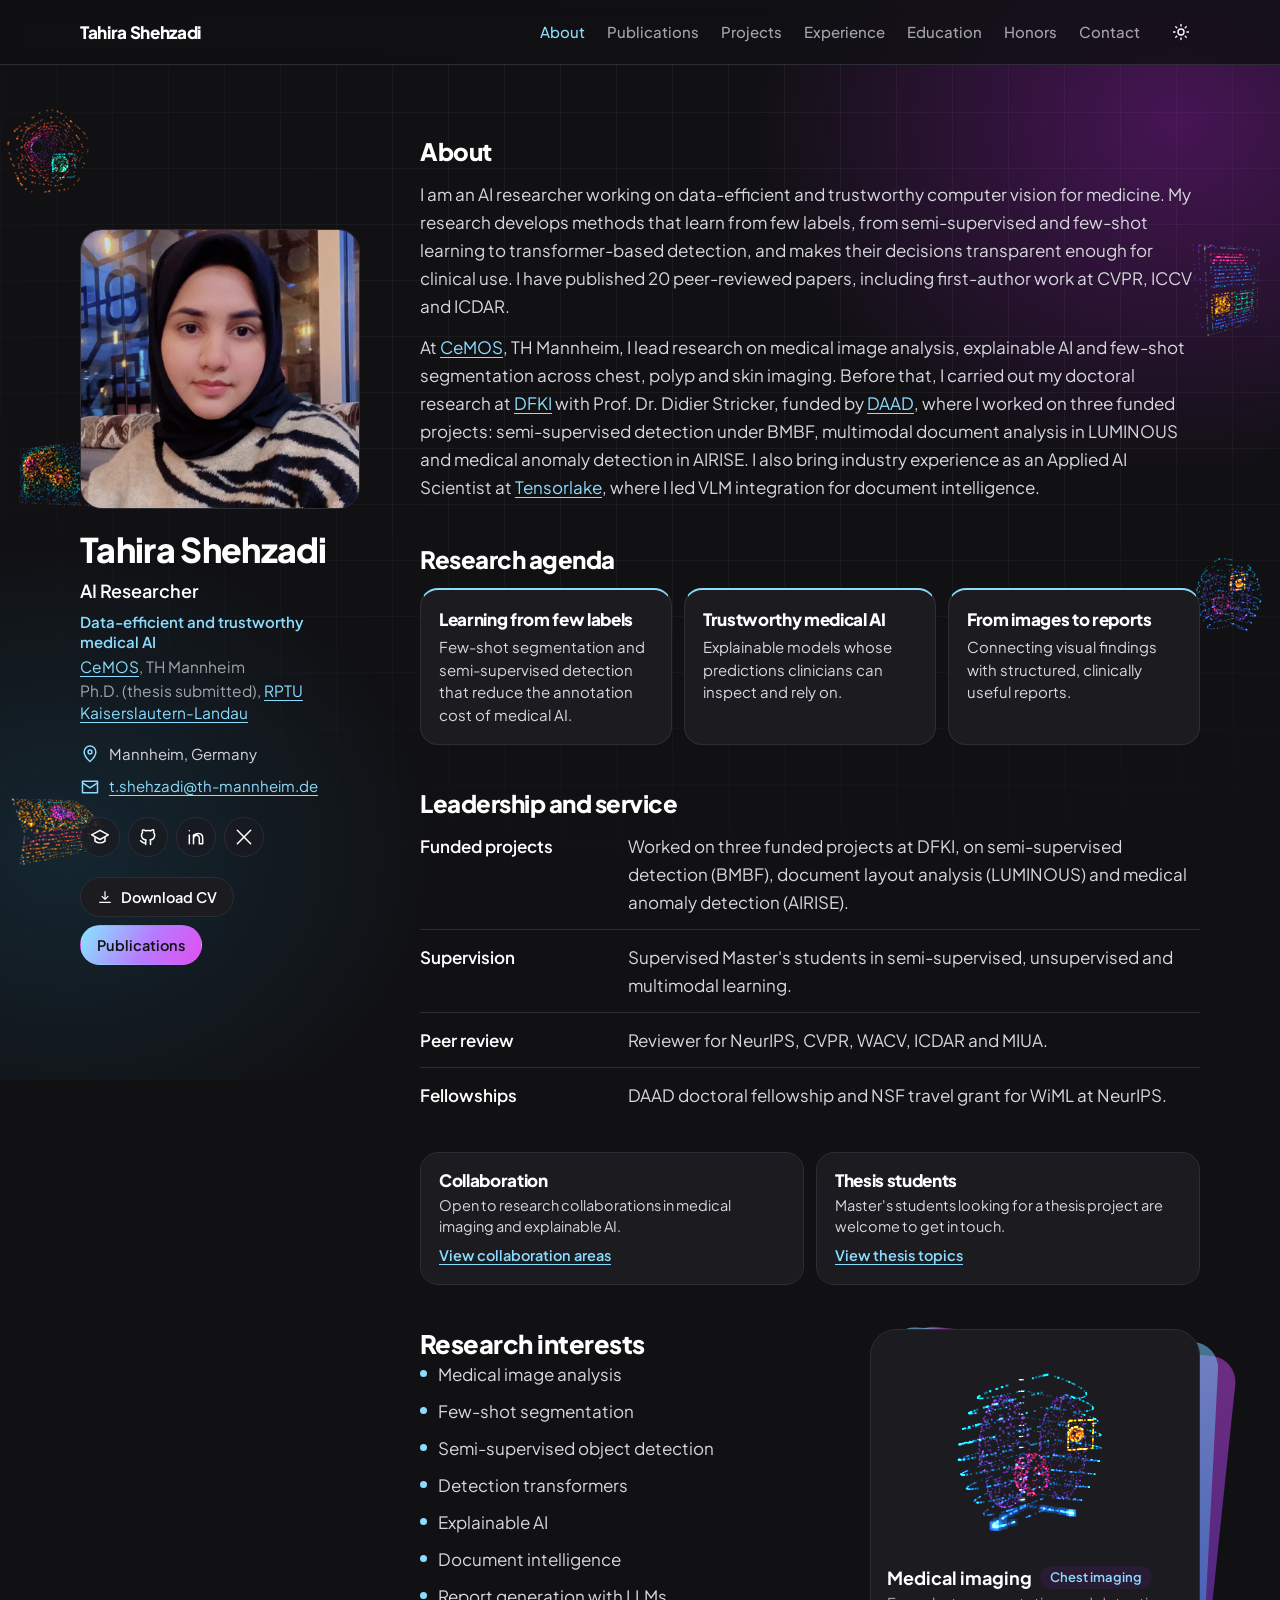
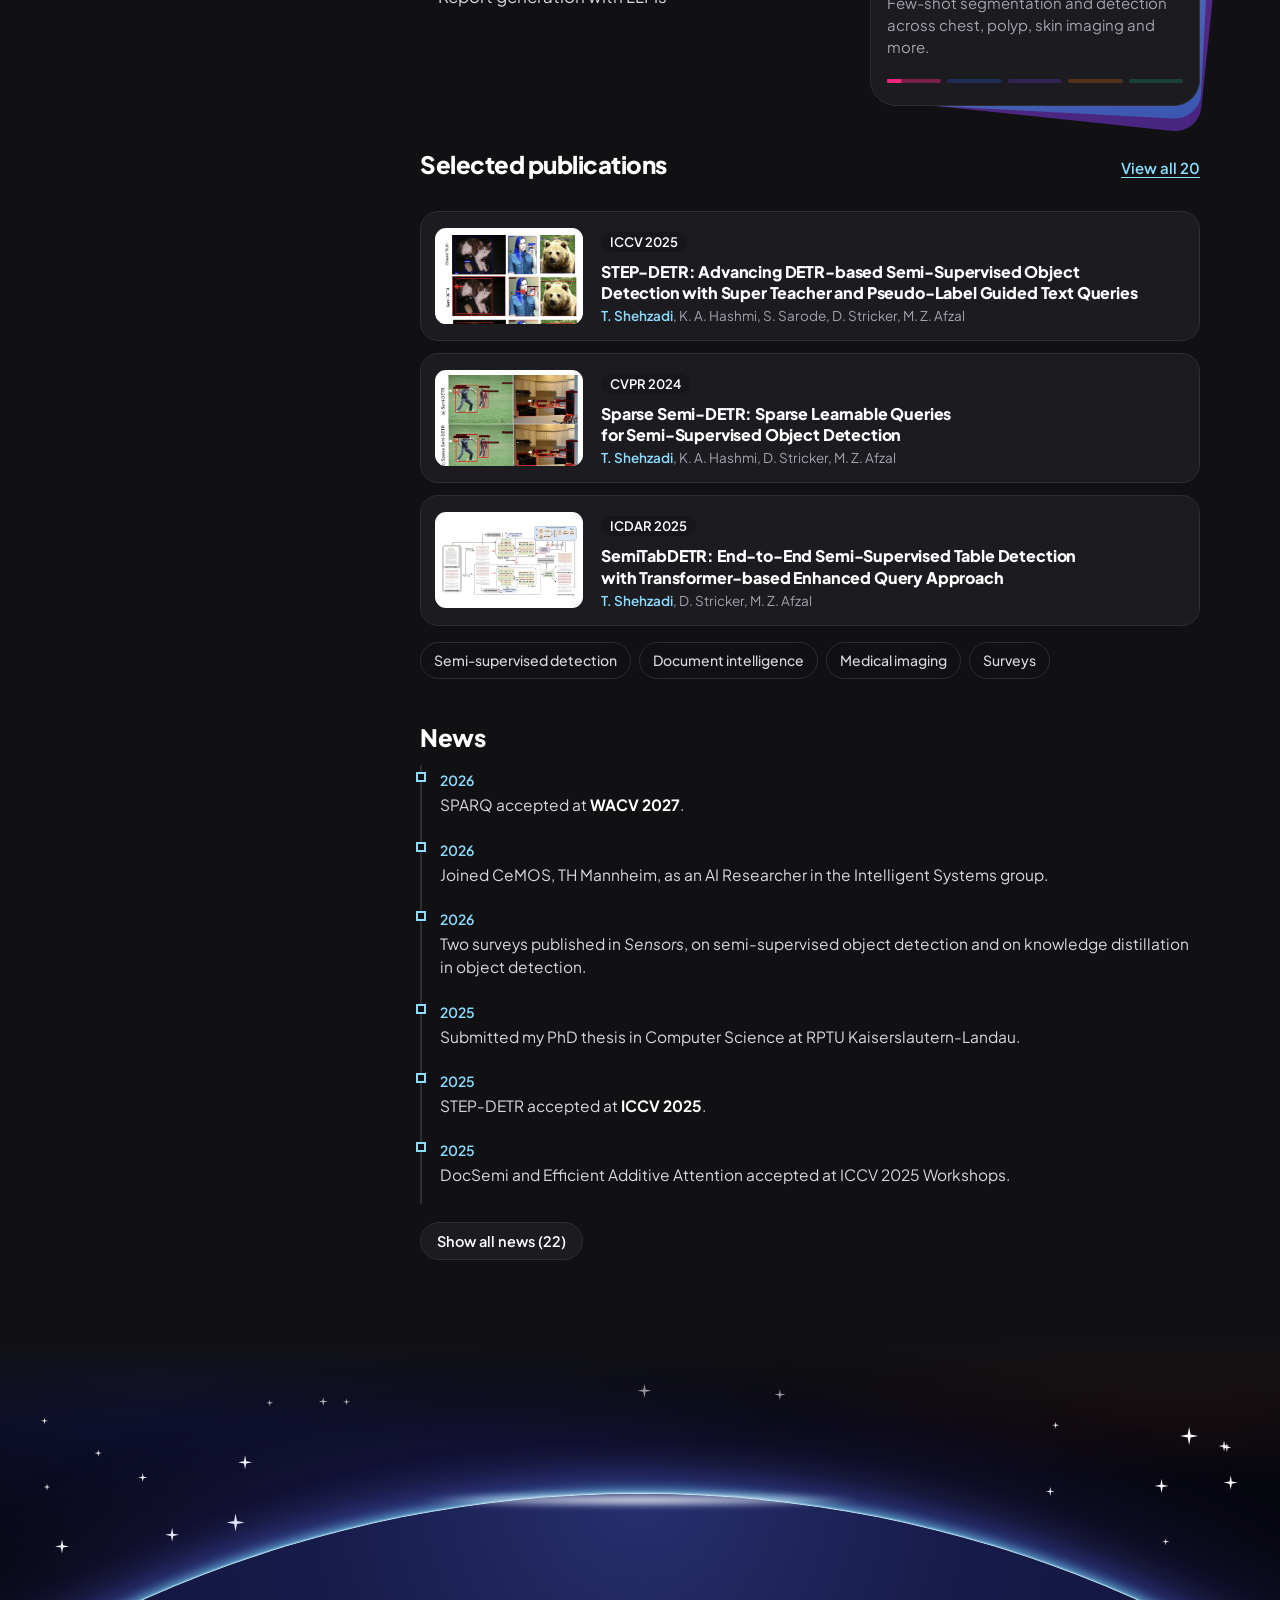
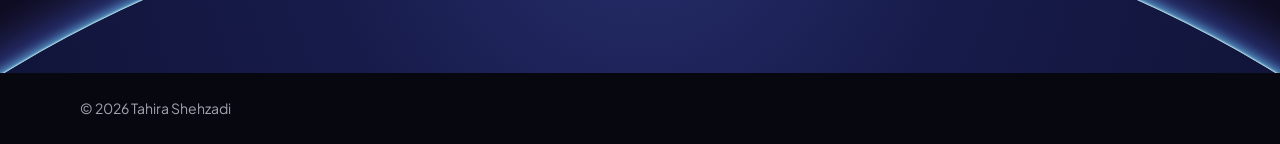
<file: index.html>
<!DOCTYPE html>
<html lang="en">
<head>
<meta charset="utf-8">
<meta name="viewport" content="width=device-width, initial-scale=1">
<title>Tahira Shehzadi</title>
<meta name="description" content="Tahira Shehzadi, AI Researcher at CeMOS, TH Mannheim. Research on object detection, medical image analysis, explainable AI and report generation with LLMs.">
<meta name="author" content="Tahira Shehzadi">
<meta property="og:title" content="Tahira Shehzadi">
<meta property="og:description" content="Research on object detection, medical image analysis, explainable AI and report generation with LLMs.">
<meta property="og:type" content="website">
<meta property="og:image" content="https://tahirashehzadi.github.io/assets/og.png">
<meta property="og:url" content="https://tahirashehzadi.github.io/">
<meta name="twitter:card" content="summary_large_image">
<meta name="twitter:image" content="https://tahirashehzadi.github.io/assets/og.png">
<link rel="canonical" href="https://tahirashehzadi.github.io/">
<script type="application/ld+json">{"@context":"https://schema.org","@type":"Person","name":"Tahira Shehzadi","jobTitle":"AI Researcher","url":"https://tahirashehzadi.github.io/","affiliation":{"@type":"Organization","name":"CeMOS, TH Mannheim"},"sameAs":["https://scholar.google.com/citations?user=-QzlQU8AAAAJ","https://github.com/tahirashehzadi","https://www.linkedin.com/in/tahira45/","https://x.com/tahira_31"]}</script>
<link rel="icon" href="data:image/svg+xml,%3Csvg xmlns='http://www.w3.org/2000/svg' viewBox='0 0 32 32'%3E%3Crect width='32' height='32' rx='6' fill='%231f2a3a'/%3E%3Cpath d='M6 12V6h6M20 6h6v6M26 20v6h-6M12 26H6v-6' fill='none' stroke='%2338bdde' stroke-width='2.5'/%3E%3C/svg%3E">
<link rel="preconnect" href="https://fonts.googleapis.com">
<link rel="preconnect" href="https://fonts.gstatic.com" crossorigin>
<link rel="stylesheet" href="https://fonts.googleapis.com/css2?family=Plus+Jakarta+Sans:wght@400;500;600;700;800&display=swap">
<link rel="stylesheet" href="style.css?v=20261124c">
<script>(function(){var d=document.documentElement,t;d.classList.add('js');try{t=localStorage.getItem('theme-v3')}catch(e){}if(t!=='light')d.classList.add('dark')})();</script>
</head>
<body>
<canvas class="bg-cloud" id="bg-cloud" aria-hidden="true"></canvas>
<a class="skip" href="#main">Skip to content</a>
<header class="top"><div class="wrap top-in">
  <a class="brand" href="#about">Tahira Shehzadi</a>
  <button class="icon-btn menu" type="button" id="menu" aria-expanded="false" aria-controls="nav" aria-label="Menu"><svg class="ico" viewBox="0 0 24 24" width="20" height="20" aria-hidden="true"><path d="M4 7h16M4 12h16M4 17h16"/></svg></button>
  <nav id="nav" aria-label="Main"><a href="#about" data-nav="about">About</a><a href="#publications" data-nav="publications">Publications</a><a href="#projects" data-nav="projects">Projects</a><a href="#experience" data-nav="experience">Experience</a><a href="#education" data-nav="education">Education</a><a href="#honors" data-nav="honors">Honors</a><a href="#contact" data-nav="contact">Contact</a></nav>
  <button class="icon-btn" type="button" id="theme" aria-label="Switch color theme"><span class="i-moon"><svg class="ico" viewBox="0 0 24 24" width="18" height="18" aria-hidden="true"><path d="M20 14.500A8.5 8.5 0 0 1 9.5 4a8.5 8.5 0 1 0 10.5 10.500z"/></svg></span><span class="i-sun"><svg class="ico" viewBox="0 0 24 24" width="18" height="18" aria-hidden="true"><circle cx="12" cy="12" r="4"/><path d="M12 2v2M12 20v2M2 12h2M20 12h2M5 5l1.5 1.500M17.5 17.5 19 19M5 19l1.5-1.500M17.5 6.5 19 5"/></svg></span></button>
</div></header>
<main id="main">
<section class="page" id="about" aria-labelledby="h-about">
<div class="hero">
<div class="wrap profile-grid">
  <aside class="profile">
    <img class="avatar" src="assets/tahira.webp" alt="Portrait of Tahira Shehzadi" width="720" height="770">
    <h1 id="h-about" tabindex="-1">Tahira Shehzadi</h1>
    <p class="p-role">AI Researcher</p>
    <p class="p-focus">Data-efficient and trustworthy medical AI</p>
    <p class="p-org"><a href="https://www.cemos.hs-mannheim.de/" target="_blank" rel="noopener">CeMOS</a>, TH Mannheim</p>
    <p class="p-org">Ph.D. (thesis submitted), <a href="https://rptu.de/" target="_blank" rel="noopener">RPTU Kaiserslautern-Landau</a></p>
    <ul class="p-meta"><li><svg class="ico" viewBox="0 0 24 24" width="20" height="20" aria-hidden="true"><path d="M12 21s7-6.2 7-11.500a7 7 0 0 0-14 0C5 14.8 12 21 12 21z"/><circle cx="12" cy="9.5" r="2.3"/></svg><span>Mannheim, Germany</span></li><li><svg class="ico" viewBox="0 0 24 24" width="20" height="20" aria-hidden="true"><path d="M3 5h18v14H3z"/><path d="m3 7 9 6 9-6"/></svg><a href="mailto:t.shehzadi@th-mannheim.de">t.shehzadi@th-mannheim.de</a></li></ul>
    <div class="p-icons"><a href="https://scholar.google.com/citations?user=-QzlQU8AAAAJ&amp;hl=en" target="_blank" rel="noopener" aria-label="Google Scholar" title="Google Scholar"><svg class="ico" viewBox="0 0 24 24" width="20" height="20" aria-hidden="true"><path d="M12 4 2 9.5 12 15l10-5.5z"/><path d="M6 12.5V17c3.5 2.7 8.5 2.7 12 0v-4.5"/></svg></a><a href="https://github.com/tahirashehzadi" target="_blank" rel="noopener" aria-label="GitHub" title="GitHub"><svg class="ico" viewBox="0 0 24 24" width="20" height="20" aria-hidden="true"><path d="M9 19c-4 1.3-4-2-6-2.500M15 21v-3.300c0-1 .1-1.4-.5-2 2.8-.3 5.5-1.4 5.5-6a4.6 4.6 0 0 0-1.3-3.2 4.3 4.3 0 0 0-.1-3.200s-1-.3-3.4 1.300a11.6 11.6 0 0 0-6.2 0C6.6 3 5.6 3.3 5.6 3.300a4.3 4.3 0 0 0-.1 3.200A4.6 4.6 0 0 0 4.2 9.700c0 4.6 2.7 5.7 5.5 6-.6.6-.6 1.2-.5 2V21"/></svg></a><a href="https://www.linkedin.com/in/tahira45/" target="_blank" rel="noopener" aria-label="LinkedIn" title="LinkedIn"><svg class="ico" viewBox="0 0 24 24" width="20" height="20" aria-hidden="true"><path d="M4 9.500V20M4 4.500v.1M9 20v-10.500M9 14c0-5 7-5.5 7-.5V20h4v-7c0-6-6.5-6.5-11-3"/></svg></a><a href="https://x.com/tahira_31" target="_blank" rel="noopener" aria-label="X" title="X"><svg class="ico" viewBox="0 0 24 24" width="20" height="20" aria-hidden="true"><path d="m4 4 16 16M20 4 4 20"/></svg></a></div>
    <div class="p-actions"><a class="btn" href="assets/CV.pdf" target="_blank" rel="noopener" data-cv><svg class="ico" viewBox="0 0 24 24" width="16" height="16" aria-hidden="true"><path d="M12 4v11M7.5 11l4.5 4.5 4.5-4.500M4 20h16"/></svg>Download CV</a><a class="btn primary" href="#publications">Publications</a></div>
  </aside>
  <div class="profile-main">
    <section class="block"><h2>About</h2><p>I am an AI researcher working on data-efficient and trustworthy computer vision for medicine. My research develops methods that learn from few labels, from semi-supervised and few-shot learning to transformer-based detection, and makes their decisions transparent enough for clinical use. I have published 20 peer-reviewed papers, including first-author work at CVPR, ICCV and ICDAR.</p><p>At <a href="https://www.cemos.hs-mannheim.de/" target="_blank" rel="noopener">CeMOS</a>, TH Mannheim, I lead research on medical image analysis, explainable AI and few-shot segmentation across chest, polyp and skin imaging. Before that, I carried out my doctoral research at <a href="https://av.dfki.de/" target="_blank" rel="noopener">DFKI</a> with Prof. Dr. Didier Stricker, funded by <a href="https://www.daad.de/en/the-daad/who-we-are/" target="_blank" rel="noopener">DAAD</a>, where I worked on three funded projects: semi-supervised detection under BMBF, multimodal document analysis in LUMINOUS and medical anomaly detection in AIRISE. I also bring industry experience as an Applied AI Scientist at <a href="https://www.tensorlake.ai" target="_blank" rel="noopener">Tensorlake</a>, where I led VLM integration for document intelligence.</p></section>
    <section class="block"><h2>Research agenda</h2><div class="agenda">
      <article><h3>Learning from few labels</h3><p>Few-shot segmentation and semi-supervised detection that reduce the annotation cost of medical AI.</p></article>
      <article><h3>Trustworthy medical AI</h3><p>Explainable models whose predictions clinicians can inspect and rely on.</p></article>
      <article><h3>From images to reports</h3><p>Connecting visual findings with structured, clinically useful reports.</p></article>
    </div></section>
    <section class="block"><h2>Leadership and service</h2><ul class="lead-list">
      <li><strong>Funded projects</strong><span>Worked on three funded projects at DFKI, on semi-supervised detection (BMBF), document layout analysis (LUMINOUS) and medical anomaly detection (AIRISE).</span></li>
      <li><strong>Supervision</strong><span>Supervised Master's students in semi-supervised, unsupervised and multimodal learning.</span></li>
      <li><strong>Peer review</strong><span>Reviewer for NeurIPS, CVPR, WACV, ICDAR and MIUA.</span></li>
      <li><strong>Fellowships</strong><span>DAAD doctoral fellowship and NSF travel grant for WiML at NeurIPS.</span></li>
    </ul></section>
    <div class="connect-grid">
      <article><h2>Collaboration</h2><p>Open to research collaborations in medical imaging and explainable AI.</p><a href="#collaboration">View collaboration areas</a></article>
      <article><h2>Thesis students</h2><p>Master's students looking for a thesis project are welcome to get in touch.</p><a href="#thesis-topics">View thesis topics</a></article>
    </div>
    <section class="block interests"><div><h2>Research interests</h2><ul class="int-list"><li>Medical image analysis</li><li>Few-shot segmentation</li><li>Semi-supervised object detection</li><li>Detection transformers</li><li>Explainable AI</li><li>Document intelligence</li><li>Report generation with LLMs</li></ul></div><figure class="cloud"><div class="cloud-card"><canvas id="cloud" role="img" aria-label="Colorful rotating 3D point cloud that changes between medical images, a document, a neural network, a model explanation and a written report"></canvas><figcaption><div id="cloud-copy"><div class="cloud-head"><strong id="cloud-title">Medical imaging</strong><span id="cloud-sub">Chest imaging</span></div><p id="cloud-text">Few-shot segmentation and detection across chest, polyp, skin imaging and more.</p></div><div class="cloud-tabs" role="group" aria-label="Choose a research area"><button type="button" data-cloud="0" data-title="Medical imaging" data-text="Few-shot segmentation and detection across chest, polyp, skin imaging and more." style="--tab:#ec267c" aria-label="Medical imaging"><i></i></button><button type="button" data-cloud="1" data-title="Document intelligence" data-text="Reading layouts, tables and fine details in complex documents." style="--tab:#2563eb" aria-label="Document intelligence"><i></i></button><button type="button" data-cloud="2" data-title="Detection transformers" data-text="DETR-based models that learn to detect objects from limited annotation." style="--tab:#7c3aed" aria-label="Detection transformers"><i></i></button><button type="button" data-cloud="3" data-title="Explainable AI" data-text="Making medical AI models transparent and understandable for clinicians." style="--tab:#f97316" aria-label="Explainable AI"><i></i></button><button type="button" data-cloud="4" data-title="Report generation" data-text="Using LLMs to turn visual findings into clear, structured reports." style="--tab:#10b981" aria-label="Report generation"><i></i></button></div></figcaption></div></figure></section>
    <section class="block"><div class="sel-head"><h2>Selected publications</h2><a href="#publications">View all 20</a></div><div class="sel-list"><article class="sel"><div class="sel-img"><img src="assets/step-detr.webp" alt="STEP-DETR figure" width="780" height="730" loading="lazy"></div><div><span class="badge">ICCV 2025</span><h3><a href="https://openaccess.thecvf.com/content/ICCV2025/papers/Shehzadi_STEP-DETR_Advancing_DETR-based_Semi-Supervised_Object_Detection_with_Super_Teacher_and_ICCV_2025_paper.pdf" target="_blank" rel="noopener">STEP-DETR: Advancing DETR-based Semi-Supervised Object Detection with Super Teacher and Pseudo-Label Guided Text Queries</a></h3><p><strong>T. Shehzadi</strong>, K. A. Hashmi, S. Sarode, D. Stricker, M. Z. Afzal</p></div></article><article class="sel"><div class="sel-img"><img src="assets/sparse-semi-detr.webp" alt="Sparse Semi-DETR figure" width="900" height="634" loading="lazy"></div><div><span class="badge">CVPR 2024</span><h3><a href="https://openaccess.thecvf.com/content/CVPR2024/papers/Shehzadi_Sparse_Semi-DETR_Sparse_Learnable_Queries_for_Semi-Supervised_Object_Detection_CVPR_2024_paper.pdf" target="_blank" rel="noopener">Sparse Semi-DETR: Sparse Learnable Queries for Semi-Supervised Object Detection</a></h3><p><strong>T. Shehzadi</strong>, K. A. Hashmi, D. Stricker, M. Z. Afzal</p></div></article><article class="sel"><div class="sel-img"><img src="assets/semitabdetr.webp" alt="SemiTabDETR figure" width="900" height="477" loading="lazy"></div><div><span class="badge">ICDAR 2025</span><h3><a href="https://link.springer.com/chapter/10.1007/978-3-032-04614-7_15" target="_blank" rel="noopener">SemiTabDETR: End-to-End Semi-Supervised Table Detection with Transformer-based Enhanced Query Approach</a></h3><p><strong>T. Shehzadi</strong>, D. Stricker, M. Z. Afzal</p></div></article></div><nav class="filters sel-topics" aria-label="Browse publications by topic"><a class="filter" href="#publications-semi">Semi-supervised detection</a><a class="filter" href="#publications-documents">Document intelligence</a><a class="filter" href="#publications-medical">Medical imaging</a><a class="filter" href="#publications-surveys">Surveys</a></nav></section>
    <section class="block recent"><h2>News</h2><ol id="news"><li><time>2026</time><p>SPARQ accepted at <strong>WACV 2027</strong>.</p></li><li><time>2026</time><p>Joined CeMOS, TH Mannheim, as an AI Researcher in the Intelligent Systems group.</p></li><li><time>2026</time><p>Two surveys published in <em>Sensors</em>, on semi-supervised object detection and on knowledge distillation in object detection.</p></li><li><time>2025</time><p>Submitted my PhD thesis in Computer Science at RPTU Kaiserslautern-Landau.</p></li><li><time>2025</time><p>STEP-DETR accepted at <strong>ICCV 2025</strong>.</p></li><li><time>2025</time><p>DocSemi and Efficient Additive Attention accepted at ICCV 2025 Workshops.</p></li><li><time>2025</time><p>Survey "Object Detection with Transformers: A Review" published in <em>Sensors</em>.</p></li><li><time>2025</time><p>SemiTabDETR accepted at <strong>ICDAR 2025</strong>.</p></li><li><time>2025</time><p>FD-SSD accepted at MIUA 2025.</p></li><li><time>2025</time><p>Classroom-inspired multi-mentor distillation accepted at IntelliSys 2025.</p></li><li><time>2025</time><p>Joined Tensorlake as an Applied AI Scientist.</p></li><li><time>2024</time><p>Received an NSF travel grant for the WiML Workshop at NeurIPS 2024.</p></li><li><time>2024</time><p>Sparse Semi-DETR accepted at <strong>CVPR 2024</strong>.</p></li><li><time>2024</time><p>Two papers accepted at <strong>ICDAR 2024</strong>, on hybrid document layout analysis and on semi-supervised table detection with semantic aligned matching.</p></li><li><time>2024</time><p>Two papers accepted at ICDAR 2024 Workshops, on bank check security and on unsupervised document layout analysis (UnSupDLA).</p></li><li><time>2024</time><p>Semi-supervised table detection with modulated object queries published in <em>IJDAR</em>.</p></li><li><time>2023</time><p>Semi-supervised table detection with deformable transformers accepted at <strong>ICDAR 2023</strong>.</p></li><li><time>2022</time><p>Mask-aware semi-supervised object detection in floor plans published in <em>Applied Sciences</em>.</p></li><li><time>2021</time><p>Started my PhD at DFKI and RPTU Kaiserslautern-Landau with a DAAD fellowship.</p></li><li><time>2021</time><p>Two papers published at IRASE, on traffic analysis at intersections and on protein active site prediction.</p></li><li><time>2020</time><p>Completed my M.S. in Computer Science at PIEAS with a merit-based fellowship.</p></li><li><time>2020</time><p>Cancer transcriptome predictor published at RAEE &amp; CS.</p></li></ol><button class="btn news-more" type="button" id="news-more" aria-controls="news" aria-expanded="false">Show all news (22)</button></section>
  </div>
</div></div>
</section>
<section class="page" id="publications" aria-labelledby="h-publications"><div class="wrap narrow"><header class="page-head"><h1 id="h-publications" tabindex="-1">Publications</h1><p class="lead"><a href="https://scholar.google.com/citations?user=-QzlQU8AAAAJ&amp;hl=en" target="_blank" rel="noopener">Full list on Google Scholar</a></p></header>
<label class="search"><svg class="ico" viewBox="0 0 24 24" width="17" height="17" aria-hidden="true"><circle cx="11" cy="11" r="6.5"/><path d="m16 16 4.5 4.5"/></svg><span class="vh">Search publications</span><input id="q" type="search" placeholder="Search by title, author or venue" autocomplete="off"></label>
<nav class="filters" aria-label="Filter by topic"><a class="filter" href="#publications" data-filter="all">All</a><a class="filter" href="#publications-semi" data-filter="semi">Semi-supervised object detection</a><a class="filter" href="#publications-documents" data-filter="documents">Document layout and table detection</a><a class="filter" href="#publications-medical" data-filter="medical">Medical imaging</a><a class="filter" href="#publications-surveys" data-filter="surveys">Surveys and reviews</a><a class="filter" href="#publications-other" data-filter="other">Other contributions</a></nav>
<p class="count" id="count" role="status"></p>
<section class="pub-group" data-group="semi"><h2>Semi-supervised object detection</h2><article class="pub featured" data-topic="semi">
  <div class="pub-body">
    <p class="badges"><span class="badge">ICCV 2025</span><span class="badge strong">Featured</span></p>
    <h3>STEP-DETR: Advancing DETR-based Semi-Supervised Object Detection with Super Teacher and Pseudo-Label Guided Text Queries</h3>
    <p class="authors"><strong>T. Shehzadi</strong>, K. A. Hashmi, S. Sarode, D. Stricker, M. Z. Afzal</p>
    <ul class="points"><li>Super Teacher generates higher-quality pseudo-labels for the student.</li><li>Pseudo-Label Text Queries balance confidence across common and rare categories.</li><li>Denoising Text Guided Object Queries use contrastive learning to separate objects from background.</li><li>Reaches 45.4 mAP with 10% labeled data, 1.9 above Semi-DETR.</li></ul>
    <p class="links"><a class="chip-link" href="https://openaccess.thecvf.com/content/ICCV2025/papers/Shehzadi_STEP-DETR_Advancing_DETR-based_Semi-Supervised_Object_Detection_with_Super_Teacher_and_ICCV_2025_paper.pdf" target="_blank" rel="noopener">Paper</a><a class="chip-link" href="https://openaccess.thecvf.com/content/ICCV2025/supplemental/Shehzadi_STEP-DETR_Advancing_DETR-based_ICCV_2025_supplemental.pdf" target="_blank" rel="noopener">Supplementary</a><a class="chip-link" href="https://iccv.thecvf.com/media/iccv-2025/Slides/1214_8PMPvKr.pdf" target="_blank" rel="noopener">Slides</a><a class="chip-link" href="https://iccv.thecvf.com/media/PosterPDFs/ICCV%202025/1214.png?t=1758726975.4345603" target="_blank" rel="noopener">Poster</a><button class="chip-link" type="button" data-bib>BibTeX</button></p><template>@InProceedings{Shehzadi_2025_ICCV,
  author    = {Shehzadi, Tahira and Hashmi, Khurram Azeem and Sarode, Shalini and Stricker, Didier and Afzal, Muhammad Zeshan},
  title     = {STEP-DETR: Advancing DETR-based Semi-Supervised Object Detection with Super Teacher and Pseudo-Label Guided Text Queries},
  booktitle = {Proceedings of the IEEE/CVF International Conference on Computer Vision (ICCV)},
  month     = {October},
  year      = {2025},
  pages     = {3069-3079}
}</template>
  </div>
  <div class="teaser"><img src="assets/step-detr.webp" alt="STEP-DETR figure" width="780" height="730" loading="lazy"></div>
</article><article class="pub featured" data-topic="semi">
  <div class="pub-body">
    <p class="badges"><span class="badge">CVPR 2024</span><span class="badge strong">Featured</span></p>
    <h3>Sparse Semi-DETR: Sparse Learnable Queries for Semi-Supervised Object Detection</h3>
    <p class="authors"><strong>T. Shehzadi</strong>, K. A. Hashmi, D. Stricker, M. Z. Afzal</p>
    <ul class="points"><li>Query Refinement Module improves object queries, helping with small and partially occluded objects.</li><li>Reliable Pseudo-Label Filtering Module keeps only high-quality pseudo-labels.</li><li>Evaluated on the MS-COCO and Pascal VOC detection benchmarks.</li></ul>
    <p class="links"><a class="chip-link" href="https://openaccess.thecvf.com/content/CVPR2024/papers/Shehzadi_Sparse_Semi-DETR_Sparse_Learnable_Queries_for_Semi-Supervised_Object_Detection_CVPR_2024_paper.pdf" target="_blank" rel="noopener">Paper</a><a class="chip-link" href="https://www.youtube.com/watch?v=lCjCveKC8ys&amp;ab_channel=TahiraShehzadi" target="_blank" rel="noopener">Video</a><a class="chip-link" href="https://openaccess.thecvf.com/content/CVPR2024/supplemental/Shehzadi_Sparse_Semi-DETR_Sparse_CVPR_2024_supplemental.pdf" target="_blank" rel="noopener">Supplementary</a><a class="chip-link" href="https://cvpr.thecvf.com/media/cvpr-2024/Slides/30138.pdf" target="_blank" rel="noopener">Slides</a><a class="chip-link" href="https://cvpr.thecvf.com/media/PosterPDFs/CVPR%202024/30138.png?t=1717582596.821112" target="_blank" rel="noopener">Poster</a></p>
  </div>
  <div class="teaser"><img src="assets/sparse-semi-detr.webp" alt="Sparse Semi-DETR figure" width="900" height="634" loading="lazy"></div>
</article><article class="pub" data-topic="semi">
  <div class="pub-body">
    <p class="badges"><span class="badge">Applied Sciences 2022</span></p>
    <h3>Mask-Aware Semi-Supervised Object Detection in Floor Plans</h3>
    <p class="authors"><strong>T. Shehzadi</strong>, K. A. Hashmi, A. Pagani, M. Liwicki, D. Stricker, M. Z. Afzal</p>
    
    <p class="links"><a class="chip-link" href="https://www.mdpi.com/2076-3417/12/19/9398" target="_blank" rel="noopener">Paper</a></p>
  </div>
  <div class="teaser"><img src="assets/floor-plan.webp" alt="Mask-Aware Semi-Supervised Object Detection in Floor Plans figure" width="900" height="562" loading="lazy"></div>
</article></section><section class="pub-group" data-group="documents"><h2>Document layout and table detection</h2><article class="pub" data-topic="documents">
  <div class="pub-body">
    <p class="badges"><span class="badge">ICDAR 2025</span></p>
    <h3>SemiTabDETR: End-to-End Semi-Supervised Table Detection with Transformer-based Enhanced Query Approach</h3>
    <p class="authors"><strong>T. Shehzadi</strong>, D. Stricker, M. Z. Afzal</p>
    
    <p class="links"><a class="chip-link" href="https://link.springer.com/chapter/10.1007/978-3-032-04614-7_15" target="_blank" rel="noopener">Paper</a></p>
  </div>
  <div class="teaser"><img src="assets/semitabdetr.webp" alt="SemiTabDETR figure" width="900" height="477" loading="lazy"></div>
</article><article class="pub" data-topic="documents">
  <div class="pub-body">
    <p class="badges"><span class="badge">ICCV Workshop 2025</span></p>
    <h3>Efficient Additive Attention for Transformer-based Semi-supervised Document Layout Analysis</h3>
    <p class="authors"><strong>T. Shehzadi</strong>, I. Ifza, D. Stricker, M. Z. Afzal</p>
    
    <p class="links"><a class="chip-link" href="https://openaccess.thecvf.com/content/ICCV2025W/WiCV/papers/Shehzadi_Efficient_Additive_Attention_for_Transformer-based_Semi-supervised_Document_Layout_Analysis_ICCVW_2025_paper.pdf" target="_blank" rel="noopener">Paper</a></p>
  </div>
  <div class="teaser"><img src="assets/additive.webp" alt="Efficient Additive Attention for Transformer-based Semi-supervised Document Layout Analysis figure" width="900" height="381" loading="lazy"></div>
</article><article class="pub" data-topic="documents">
  <div class="pub-body">
    <p class="badges"><span class="badge">ICCV Workshop 2025</span></p>
    <h3>DocSemi: Efficient Document Layout Analysis with Guided Queries</h3>
    <p class="authors"><strong>T. Shehzadi</strong>, I. Ifza, D. Stricker, M. Z. Afzal</p>
    
    <p class="links"><a class="chip-link" href="https://openaccess.thecvf.com/content/ICCV2025W/VisionDocs/papers/Shehzadi_DocSemi_Efficient_Document_Layout_Analysis_with_Guided_Queries_ICCVW_2025_paper.pdf" target="_blank" rel="noopener">Paper</a></p>
  </div>
  <div class="teaser"><img src="assets/docsemi.webp" alt="DocSemi figure" width="900" height="270" loading="lazy"></div>
</article><article class="pub" data-topic="documents">
  <div class="pub-body">
    <p class="badges"><span class="badge">ICDAR 2024</span></p>
    <h3>A Hybrid Approach for Document Layout Analysis in Document Images</h3>
    <p class="authors"><strong>T. Shehzadi</strong>, D. Stricker, M. Z. Afzal</p>
    
    <p class="links"><a class="chip-link" href="https://link.springer.com/chapter/10.1007/978-3-031-70546-5_2" target="_blank" rel="noopener">Paper</a></p>
  </div>
  <div class="teaser"><img src="assets/hybrid.webp" alt="A Hybrid Approach for Document Layout Analysis in Document Images figure" width="900" height="900" loading="lazy"></div>
</article><article class="pub" data-topic="documents">
  <div class="pub-body">
    <p class="badges"><span class="badge">ICDAR 2024</span></p>
    <h3>Towards End-to-End Semi-Supervised Table Detection with Semantic Aligned Matching Transformer</h3>
    <p class="authors"><strong>T. Shehzadi</strong>, S. Sarode, D. Stricker, M. Z. Afzal</p>
    
    <p class="links"><a class="chip-link" href="https://link.springer.com/chapter/10.1007/978-3-031-70549-6_18" target="_blank" rel="noopener">Paper</a></p>
  </div>
  <div class="teaser"><img src="assets/sam-table.webp" alt="Towards End-to-End Semi-Supervised Table Detection with Semantic Aligned Matching Transformer figure" width="900" height="447" loading="lazy"></div>
</article><article class="pub" data-topic="documents">
  <div class="pub-body">
    <p class="badges"><span class="badge">ICDAR Workshop 2024</span></p>
    <h3>Enhanced Bank Check Security: Introducing a Novel Dataset and Transformer-Based Approach for Detection and Verification</h3>
    <p class="authors">M. S. Khan*, <strong>T. Shehzadi*</strong>, R. Noor, D. Stricker, M. Z. Afzal</p>
    
    <p class="links"><a class="chip-link" href="https://link.springer.com/chapter/10.1007/978-3-031-70442-0_3" target="_blank" rel="noopener">Paper</a><a class="chip-link" href="https://github.com/tahirashehzadi/bank-check-security/blob/main/README.md" target="_blank" rel="noopener">Code</a></p>
  </div>
  <div class="teaser"><img src="assets/bank-check.webp" alt="Enhanced Bank Check Security figure" width="900" height="545" loading="lazy"></div>
</article><article class="pub" data-topic="documents">
  <div class="pub-body">
    <p class="badges"><span class="badge">IJDAR 2024</span></p>
    <h3>End-to-End Semi-Supervised Approach with Modulated Object Queries for Table Detection in Documents</h3>
    <p class="authors">I. Ehsan, <strong>T. Shehzadi</strong>, D. Stricker, M. Z. Afzal</p>
    
    <p class="links"><a class="chip-link" href="https://link.springer.com/article/10.1007/s10032-024-00471-0" target="_blank" rel="noopener">Paper</a></p>
  </div>
  <div class="teaser"><img src="assets/ijdar.webp" alt="End-to-End Semi-Supervised Approach with Modulated Object Queries for Table Detection in Documents figure" width="900" height="493" loading="lazy"></div>
</article><article class="pub" data-topic="documents">
  <div class="pub-body">
    <p class="badges"><span class="badge">ICDAR Workshop 2024</span></p>
    <h3>UnSupDLA: Towards Unsupervised Document Layout Analysis</h3>
    <p class="authors">T. Sheikh*, <strong>T. Shehzadi*</strong>, R. Noor, D. Stricker, M. Z. Afzal</p>
    
    <p class="links"><a class="chip-link" href="https://link.springer.com/chapter/10.1007/978-3-031-70442-0_9" target="_blank" rel="noopener">Paper</a></p>
  </div>
  <div class="teaser"><img src="assets/unsupdla.webp" alt="UnSupDLA figure" width="900" height="644" loading="lazy"></div>
</article><article class="pub" data-topic="documents">
  <div class="pub-body">
    <p class="badges"><span class="badge">ICDAR 2023</span></p>
    <h3>Towards End-to-End Semi-Supervised Table Detection with Deformable Transformer</h3>
    <p class="authors"><strong>T. Shehzadi</strong>, K. A. Hashmi, M. Liwicki, D. Stricker, M. Z. Afzal</p>
    
    <p class="links"><a class="chip-link" href="https://link.springer.com/chapter/10.1007/978-3-031-41679-8_4" target="_blank" rel="noopener">Paper</a></p>
  </div>
  <div class="teaser"><img src="assets/def-semi.webp" alt="Towards End-to-End Semi-Supervised Table Detection with Deformable Transformer figure" width="900" height="598" loading="lazy"></div>
</article></section><section class="pub-group" data-group="medical"><h2>Medical imaging</h2><article class="pub" data-topic="medical">
  <div class="pub-body">
    <p class="badges"><span class="badge">MIUA 2025</span></p>
    <h3>FD-SSD: Semi-supervised Detection of Bone Fenestration and Dehiscence in Intraoral Images</h3>
    <p class="authors"><strong>T. Shehzadi</strong>, I. Ifza, D. Stricker, M. Z. Afzal</p>
    
    <p class="links"><a class="chip-link" href="https://link.springer.com/chapter/10.1007/978-3-031-98691-8_1" target="_blank" rel="noopener">Paper</a></p>
  </div>
  <div class="teaser"><img src="assets/fd-ssd.webp" alt="FD-SSD figure" width="900" height="533" loading="lazy"></div>
</article></section><section class="pub-group" data-group="surveys"><h2>Surveys and reviews</h2><article class="pub" data-topic="surveys">
  <div class="pub-body">
    <p class="badges"><span class="badge">Sensors 2026</span></p>
    <h3>Semi-Supervised Object Detection: A Survey on Progress from CNN to Transformer</h3>
    <p class="authors"><strong>T. Shehzadi</strong>, I. Ifza, M. Liwicki, D. Stricker, M. Z. Afzal</p>
    
    <p class="links"><a class="chip-link" href="https://www.mdpi.com/1424-8220/26/1/310" target="_blank" rel="noopener">Paper</a></p>
  </div>
  <div class="teaser"><img src="assets/semi-review.webp" alt="Semi-Supervised Object Detection figure" width="900" height="707" loading="lazy"></div>
</article><article class="pub" data-topic="surveys">
  <div class="pub-body">
    <p class="badges"><span class="badge">Sensors 2026</span></p>
    <h3>Knowledge Distillation in Object Detection: A Survey from CNN to Transformer</h3>
    <p class="authors"><strong>T. Shehzadi</strong>, R. Noor, I. Ifza, M. Liwicki, D. Stricker, M. Z. Afzal</p>
    
    <p class="links"><a class="chip-link" href="https://www.mdpi.com/1424-8220/26/1/292" target="_blank" rel="noopener">Paper</a></p>
  </div>
  <div class="teaser"><img src="assets/kd-survey.webp" alt="Knowledge Distillation in Object Detection figure" width="900" height="448" loading="lazy"></div>
</article><article class="pub" data-topic="surveys">
  <div class="pub-body">
    <p class="badges"><span class="badge">Sensors 2025</span></p>
    <h3>Object Detection with Transformers: A Review</h3>
    <p class="authors"><strong>T. Shehzadi</strong>, K. A. Hashmi, D. Stricker, M. Z. Afzal</p>
    
    <p class="links"><a class="chip-link" href="https://www.mdpi.com/1424-8220/25/19/6025" target="_blank" rel="noopener">Paper</a><a class="chip-link" href="https://github.com/mindgarage-shan/transformer_object_detection_survey" target="_blank" rel="noopener">Code</a></p>
  </div>
  <div class="teaser"><img src="assets/transformer-survey.webp" alt="Object Detection with Transformers figure" width="900" height="559" loading="lazy"></div>
</article></section><section class="pub-group" data-group="other"><h2>Other contributions</h2><article class="pub" data-topic="other">
  <div class="pub-body">
    <p class="badges"><span class="badge">IntelliSys 2025</span></p>
    <h3>Classroom-Inspired Multi-mentor Distillation with Adaptive Learning Strategies</h3>
    <p class="authors">S. Sarode, M. S. Khan, <strong>T. Shehzadi</strong>, D. Stricker, M. Z. Afzal</p>
    
    <p class="links"><a class="chip-link" href="https://link.springer.com/chapter/10.1007/978-3-031-99965-9_19" target="_blank" rel="noopener">Paper</a></p>
  </div>
  <div class="teaser"><img src="assets/classroom-kd.webp" alt="Classroom-Inspired Multi-mentor Distillation with Adaptive Learning Strategies figure" width="900" height="408" loading="lazy"></div>
</article><article class="pub" data-topic="other">
  <div class="pub-body">
    <p class="badges"><span class="badge">IRASE 2021</span></p>
    <h3>Geometric Features and Traffic Dynamic Analysis on 4-leg Intersections</h3>
    <p class="authors">W. Saeed, M. S. Saleh, M. N. Gull, H. Raza, R. Saeed, <strong>T. Shehzadi</strong></p>
    
    <p class="links"><a class="chip-link" href="https://akjournals.com/view/journals/1848/15/2/article-p171.xml" target="_blank" rel="noopener">Paper</a></p>
  </div>
  <div class="teaser"><img src="assets/traffic.webp" alt="Geometric Features and Traffic Dynamic Analysis on 4-leg Intersections figure" width="900" height="376" loading="lazy"></div>
</article><article class="pub" data-topic="other">
  <div class="pub-body">
    <p class="badges"><span class="badge">IRASE 2021</span></p>
    <h3>Protein Active Site Prediction for Early Drug Discovery and Designing</h3>
    <p class="authors">A. Yousaf, <strong>T. Shehzadi</strong>, A. Farooq, K. Ilyas</p>
    
    <p class="links"><a class="chip-link" href="https://www.researchgate.net/publication/354444464_Protein_active_site_prediction_for_early_drug_discovery_and_designing" target="_blank" rel="noopener">Paper</a></p>
  </div>
  <div class="teaser"><img src="assets/protein.webp" alt="Protein Active Site Prediction for Early Drug Discovery and Designing figure" width="900" height="656" loading="lazy"></div>
</article><article class="pub" data-topic="other">
  <div class="pub-body">
    <p class="badges"><span class="badge">RAEE &amp; CS 2020</span></p>
    <h3>Intelligent Predictor Using Cancer-Related Biologically Information Extraction from Cancer Transcriptomes</h3>
    <p class="authors"><strong>T. Shehzadi</strong>, A. Majid, M. Hameed, A. Farooq, A. Yousaf</p>
    
    <p class="links"><a class="chip-link" href="https://ieeexplore.ieee.org/document/9265692" target="_blank" rel="noopener">Paper</a></p>
  </div>
  <div class="teaser"><img src="assets/cancer-pred.webp" alt="Intelligent Predictor Using Cancer-Related Biologically Information Extraction from Cancer Transcriptomes figure" width="900" height="422" loading="lazy"></div>
</article></section>
<p class="empty" id="empty" hidden>No papers match this search. Try a shorter term or select All.</p>
<p class="note">* Equal contribution</p></div></section>
<section class="page" id="projects" aria-labelledby="h-projects"><div class="wrap narrow"><header class="page-head"><h1 id="h-projects" tabindex="-1">Projects</h1><p class="lead">Current research and applied work.</p></header><section class="proj-part"><h2>Current work</h2><div class="work-grid"><article><h3>Explainable AI</h3><p>I work on making medical AI models more transparent and understandable for clinicians.</p></article><article><h3>Report generation with LLMs</h3><p>I explore how LLMs can turn visual findings into clear, structured reports that people can check against the image.</p></article><article><h3>Few-shot medical segmentation</h3><p>I work on segmenting structures in medical images from only a few annotated examples.</p></article></div></section><section class="proj-part"><h2>Applied projects</h2><article class="project">
  <div class="media"><img src="assets/generic-detection-hd.webp" alt="Generic object detection in challenging visual environments demonstration" width="1174" height="484" loading="lazy"></div>
  <div><p class="meta">Small, occluded and rare objects</p><h2>Generic object detection in challenging visual environments</h2><p>Detectors often struggle when objects cover only a few pixels, are partly hidden, or barely appear in the training data. This work strengthens spatial reasoning in dense scenes, recovers obscured objects from contextual cues, and stabilizes confidence for rare classes, so detection stays consistent in crowded scenes and long-tail distributions.</p><p class="tags"><span>Small objects</span><span>Occlusion</span><span>Long-tail detection</span></p></div>
</article><article class="project">
  <div class="media"><img src="assets/document-parsing-hd.webp" alt="Unified document parsing with fine-grained element detection demonstration" width="1500" height="820" loading="lazy"></div>
  <div><p class="meta">Document parsing</p><h2>Unified document parsing with fine-grained element detection</h2><p>Complex documents pack many visual components into dense layouts. Beyond text blocks, tables, figures and forms, this pipeline handles citations, handwritten and digital signatures, strikethrough detection and removal, stamps, watermarks and other fine-grained elements that matter in legal, academic and financial documents.</p><p class="tags"><span>Layout analysis</span><span>Signatures and stamps</span><span>Strikethrough removal</span></p></div>
</article></section></div></section>
<section class="page" id="experience" aria-labelledby="h-experience"><div class="wrap narrow"><header class="page-head"><h1 id="h-experience" tabindex="-1">Experience</h1><p class="lead">Research and applied AI roles.</p></header><div class="timeline"><article class="entry">
  <div class="logo"><img src="assets/logo-cemos.webp" alt="CeMOS Research and Transfer Center, TH Mannheim logo" width="240" height="64" loading="lazy"></div>
  <div class="entry-body"><div class="entry-top"><div><h2>AI Researcher</h2><p class="org">CeMOS Research and Transfer Center, TH Mannheim</p></div><p class="when">2026 – Present<br>Mannheim, Germany</p></div>
  <ul class="points"><li>Research in the Intelligent Systems group.</li><li>Current work covers medical image analysis, explainable AI and few-shot segmentation.</li></ul><p class="tags"><span>Object detection</span><span>Medical image analysis</span><span>Semi-supervised learning</span><span>Explainable AI</span><span>Few-shot segmentation</span><span>LLM report generation</span></p></div>
</article><article class="entry">
  <div class="logo"><img src="assets/logo-tensorlake.webp" alt="Tensorlake logo" width="240" height="224" loading="lazy"></div>
  <div class="entry-body"><div class="entry-top"><div><h2>Applied AI Scientist</h2><p class="org">Tensorlake</p></div><p class="when">Jan 2025 – Sep 2025<br>USA (remote)</p></div>
  <ul class="points"><li>Trained models that generate document layout data and built post-processing pipelines that improve layout consistency and OCR accuracy.</li><li>Developed a strikethrough pipeline covering data creation, model training and automatic removal before OCR.</li><li>Led VLM integration for document analysis, defining a JSON annotation schema and benchmarking Azure Document Intelligence, Amazon Textract, Google Gemini and DotsOCR for accuracy and latency.</li></ul><p class="tags"><span>Document intelligence</span><span>OCR</span><span>VLMs</span><span>Benchmarking</span></p></div>
</article><article class="entry">
  <div class="logo"><img src="assets/logo-dfki.webp" alt="German Research Center for Artificial Intelligence (DFKI) logo" width="240" height="76" loading="lazy"></div>
  <div class="entry-body"><div class="entry-top"><div><h2>PhD Researcher</h2><p class="org">German Research Center for Artificial Intelligence (DFKI)</p></div><p class="when">Oct 2021 – Dec 2025<br>Kaiserslautern, Germany</p></div>
  <ul class="points"><li>Led research on semi-supervised object detection for challenging 2D environments under the BMBF project.</li><li>Designed and deployed a vision-guided multimodal pipeline for document layout analysis under the LUMINOUS project, reaching about 98% precision.</li><li>Developed medical anomaly detection systems under the AIRISE project, meeting medical standards while reducing annotation and processing time by 70%.</li><li>Supervised Master&#x27;s students in semi-supervised, unsupervised and multimodal learning.</li></ul><p class="tags"><span>DETR</span><span>Semi-supervised learning</span><span>Multimodal learning</span><span>Medical imaging</span><span>Supervision</span></p></div>
</article></div></div></section>
<section class="page" id="education" aria-labelledby="h-education"><div class="wrap narrow"><header class="page-head"><h1 id="h-education" tabindex="-1">Education</h1><p class="lead">Degrees in computer science and electrical engineering.</p></header><div class="timeline"><article class="entry">
  <div class="logo"><img src="assets/logo-rptu.webp" alt="RPTU Kaiserslautern-Landau, Germany logo" width="240" height="235" loading="lazy"></div>
  <div class="entry-body"><div class="entry-top"><div><h2>Ph.D. in Computer Science</h2><p class="org">RPTU Kaiserslautern-Landau, Germany</p></div><p class="when">Oct 2021 – Present</p></div><p>Thesis submitted in October 2025. Supervised by Prof. Dr. Didier Stricker. Funded by a DAAD scholarship.</p></div>
</article><article class="entry">
  <div class="logo"><img src="assets/logo-pieas.webp" alt="Pakistan Institute of Engineering &amp; Applied Sciences (PIEAS), Islamabad logo" width="240" height="171" loading="lazy"></div>
  <div class="entry-body"><div class="entry-top"><div><h2>M.S. in Computer Science</h2><p class="org">Pakistan Institute of Engineering &amp; Applied Sciences (PIEAS), Islamabad</p></div><p class="when">Jan 2019 – Nov 2020</p></div><p>German grade 1.3. Merit-based PIEAS Fellowship.</p></div>
</article><article class="entry">
  <div class="logo"><img src="assets/logo-uet.webp" alt="University of Engineering and Technology, Lahore logo" width="240" height="227" loading="lazy"></div>
  <div class="entry-body"><div class="entry-top"><div><h2>B.Sc. in Electrical Engineering</h2><p class="org">University of Engineering and Technology, Lahore</p></div><p class="when">Sep 2014 – Jun 2018</p></div><p>German grade 1.4.</p></div>
</article></div></div></section>
<section class="page" id="honors" aria-labelledby="h-honors"><div class="wrap narrow"><header class="page-head"><h1 id="h-honors" tabindex="-1">Honors and service</h1><p class="lead">Fellowships, grants and peer review.</p></header><section class="hon-part"><h2>Peer review</h2><p class="hon-note">Reviewer for these conferences.</p><ul class="venues"><li><strong>NeurIPS</strong><span>2026</span></li><li><strong>CVPR</strong><span>2026</span></li><li><strong>WACV</strong><span>2025</span></li><li><strong>ICDAR</strong><span>2025</span></li><li><strong>MIUA</strong><span>2025</span></li></ul></section><section class="hon-part"><h2>Fellowships and awards</h2><ul class="honors"><li><h3>DAAD Fellowship</h3><p>PhD scholarship, 2021 – 2026</p></li><li><h3>NSF Travel Grant</h3><p>WiML Workshop at NeurIPS 2024</p></li><li><h3>PIEAS Fellowship</h3><p>Merit-based full scholarship for Master's studies</p></li><li><h3>Academic Excellence Medals</h3><p>Two nominations, Intermediate Studies, 2014</p></li></ul></section></div></section>
<section class="page" id="thesis-topics" aria-labelledby="h-thesis-topics"><div class="wrap narrow"><header class="page-head"><h1 id="h-thesis-topics" tabindex="-1">Thesis topics</h1><p class="lead">Topic ideas for Master's students. Each can be adapted to your background and interests.</p></header><div class="topic-grid"><article><h2>Few-shot medical image segmentation</h2><p>Segment structures from only a few labeled examples and test how well methods transfer between polyp, skin and chest images.</p></article><article><h2>Semi-supervised lesion detection</h2><p>Use unlabeled images and uncertainty-aware pseudo-labels to improve DETR-based detection of medical findings.</p></article><article><h2>Robustness across hospitals and devices</h2><p>Measure and reduce the performance drop when images come from a new scanner, site or patient group.</p></article><article><h2>Grounded report generation</h2><p>Link each sentence in an LLM-generated report to the image region that supports it.</p></article><article><h2>Detecting errors in generated reports</h2><p>Find unsupported or hallucinated findings and measure the clinical correctness of generated reports.</p></article></div><p class="topic-cta"><a class="btn primary" href="#contact">Ask about a thesis</a></p></div></section>
<section class="page" id="collaboration" aria-labelledby="h-collaboration"><div class="wrap narrow"><header class="page-head"><h1 id="h-collaboration" tabindex="-1">Collaboration</h1><p class="lead">Areas where I would welcome research partners.</p></header><div class="topic-grid"><article><h2>Clinical partners</h2><p>Radiology, gastroenterology and dermatology teams interested in data, expert annotation and clinical validation.</p></article><article><h2>Explainable AI research</h2><p>Joint work on transparent and interpretable models for medical imaging.</p></article><article><h2>Medical technology</h2><p>Testing few-shot and semi-supervised methods in real imaging workflows.</p></article><article><h2>Document AI</h2><p>Layout analysis, table detection and parsing of complex documents.</p></article></div><p class="topic-cta"><a class="btn primary" href="#contact">Discuss a collaboration</a></p></div></section>
<section class="page" id="contact" aria-labelledby="h-contact"><div class="wrap narrow"><header class="page-head"><h1 id="h-contact" tabindex="-1">Contact</h1><p class="lead">I welcome questions about my research and collaborations.</p></header><div class="contacts">
<div class="contact mailbox"><svg class="ico" viewBox="0 0 24 24" width="20" height="20" aria-hidden="true"><path d="M3 5h18v14H3z"/><path d="m3 7 9 6 9-6"/></svg><span><strong>Email</strong><small><a href="mailto:t.shehzadi@th-mannheim.de">t.shehzadi@th-mannheim.de</a></small></span><button class="chip-link" type="button" id="copy-mail" data-mail="t.shehzadi@th-mannheim.de">Copy</button></div>
<a class="contact" href="https://scholar.google.com/citations?user=-QzlQU8AAAAJ&amp;hl=en" target="_blank" rel="noopener"><svg class="ico" viewBox="0 0 24 24" width="20" height="20" aria-hidden="true"><path d="M12 4 2 9.5 12 15l10-5.5z"/><path d="M6 12.5V17c3.5 2.7 8.5 2.7 12 0v-4.5"/></svg><span><strong>Google Scholar</strong><small>Publications and citations</small></span></a>
<a class="contact" href="https://github.com/tahirashehzadi" target="_blank" rel="noopener"><svg class="ico" viewBox="0 0 24 24" width="20" height="20" aria-hidden="true"><path d="M9 19c-4 1.3-4-2-6-2.500M15 21v-3.300c0-1 .1-1.4-.5-2 2.8-.3 5.5-1.4 5.5-6a4.6 4.6 0 0 0-1.3-3.2 4.3 4.3 0 0 0-.1-3.200s-1-.3-3.4 1.300a11.6 11.6 0 0 0-6.2 0C6.6 3 5.6 3.3 5.6 3.300a4.3 4.3 0 0 0-.1 3.200A4.6 4.6 0 0 0 4.2 9.700c0 4.6 2.7 5.7 5.5 6-.6.6-.6 1.2-.5 2V21"/></svg><span><strong>GitHub</strong><small>tahirashehzadi</small></span></a>
<a class="contact" href="https://www.linkedin.com/in/tahira45/" target="_blank" rel="noopener"><svg class="ico" viewBox="0 0 24 24" width="20" height="20" aria-hidden="true"><path d="M4 9.500V20M4 4.500v.1M9 20v-10.500M9 14c0-5 7-5.5 7-.5V20h4v-7c0-6-6.5-6.5-11-3"/></svg><span><strong>LinkedIn</strong><small>tahira45</small></span></a>
<a class="contact" href="https://x.com/tahira_31" target="_blank" rel="noopener"><svg class="ico" viewBox="0 0 24 24" width="20" height="20" aria-hidden="true"><path d="m4 4 16 16M20 4 4 20"/></svg><span><strong>X</strong><small>tahira_31</small></span></a>
<a class="contact" href="https://www.cemos.hs-mannheim.de/" target="_blank" rel="noopener"><svg class="ico" viewBox="0 0 24 24" width="20" height="20" aria-hidden="true"><path d="M12 21s7-6.2 7-11.500a7 7 0 0 0-14 0C5 14.8 12 21 12 21z"/><circle cx="12" cy="9.5" r="2.3"/></svg><span><strong>Affiliation</strong><small>CeMOS, TH Mannheim, Germany</small></span></a>
</div></div></section>
</main>
<section class="galaxy" aria-hidden="true"><div class="stars" aria-hidden="true"><i style="left:90.8%;top:59.4%;--s:7px;--d:0.1s;--t:4.6s"></i><i style="left:3.4%;top:43.0%;--s:7px;--d:0.6s;--t:6.9s"></i><i style="left:49.8%;top:13.0%;--s:14px;--d:2.2s;--t:3.7s"></i><i style="left:95.2%;top:30.1%;--s:11px;--d:5.8s;--t:4.5s"></i><i style="left:95.6%;top:40.6%;--s:14px;--d:1.1s;--t:5.2s"></i><i style="left:17.7%;top:52.0%;--s:18px;--d:1.9s;--t:6.4s"></i><i style="left:20.8%;top:17.7%;--s:7px;--d:2.6s;--t:5.5s"></i><i style="left:92.2%;top:26.0%;--s:18px;--d:2.0s;--t:4.8s"></i><i style="left:26.8%;top:17.4%;--s:7px;--d:4.2s;--t:6.4s"></i><i style="left:90.2%;top:41.6%;--s:14px;--d:1.0s;--t:6.9s"></i><i style="left:7.4%;top:32.8%;--s:7px;--d:1.0s;--t:4.3s"></i><i style="left:3.2%;top:23.1%;--s:7px;--d:3.2s;--t:7.0s"></i><i style="left:95.5%;top:30.8%;--s:9px;--d:0.2s;--t:4.4s"></i><i style="left:10.8%;top:39.8%;--s:9px;--d:4.1s;--t:5.5s"></i><i style="left:24.9%;top:17.0%;--s:9px;--d:5.4s;--t:5.1s"></i><i style="left:34.9%;top:56.6%;--s:9px;--d:5.4s;--t:5.9s"></i><i style="left:81.7%;top:44.0%;--s:9px;--d:3.3s;--t:5.0s"></i><i style="left:60.5%;top:14.6%;--s:11px;--d:0.7s;--t:5.7s"></i><i style="left:82.2%;top:24.4%;--s:7px;--d:2.0s;--t:5.9s"></i><i style="left:12.9%;top:56.3%;--s:14px;--d:4.8s;--t:7.0s"></i><i style="left:4.3%;top:59.8%;--s:14px;--d:1.2s;--t:5.9s"></i><i style="left:18.6%;top:34.5%;--s:14px;--d:5.7s;--t:5.0s"></i></div><div class="planet" aria-hidden="true"></div></section>
<footer class="foot"><div class="wrap">© 2026 Tahira Shehzadi</div></footer>
<dialog id="bib" aria-labelledby="bib-t"><div class="dlg-head"><h2 id="bib-t">BibTeX</h2><form method="dialog"><button class="chip-link">Close</button></form></div><pre id="bib-x" tabindex="0"></pre><button class="btn primary" type="button" id="bib-copy">Copy BibTeX</button></dialog>
<script src="main.js?v=20261124c"></script>
</body>
</html>
</file>
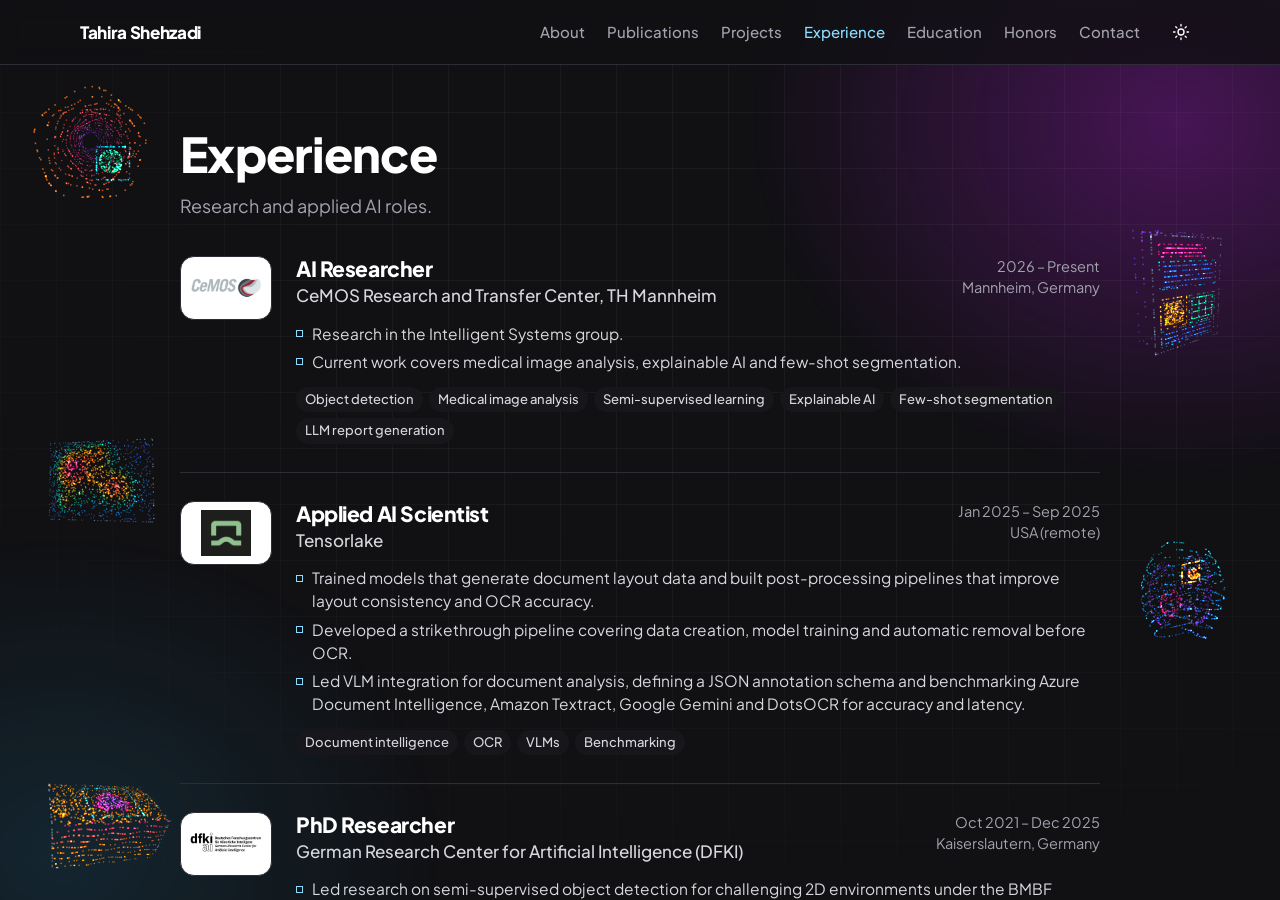
<file: cv.html>
<!DOCTYPE html><html lang="en"><head><meta charset="utf-8"><title>Tahira Shehzadi</title><link rel="canonical" href="index.html#experience"><meta http-equiv="refresh" content="0; url=index.html#experience"></head><body><a href="index.html#experience">Continue to experience</a></body></html>
</file>
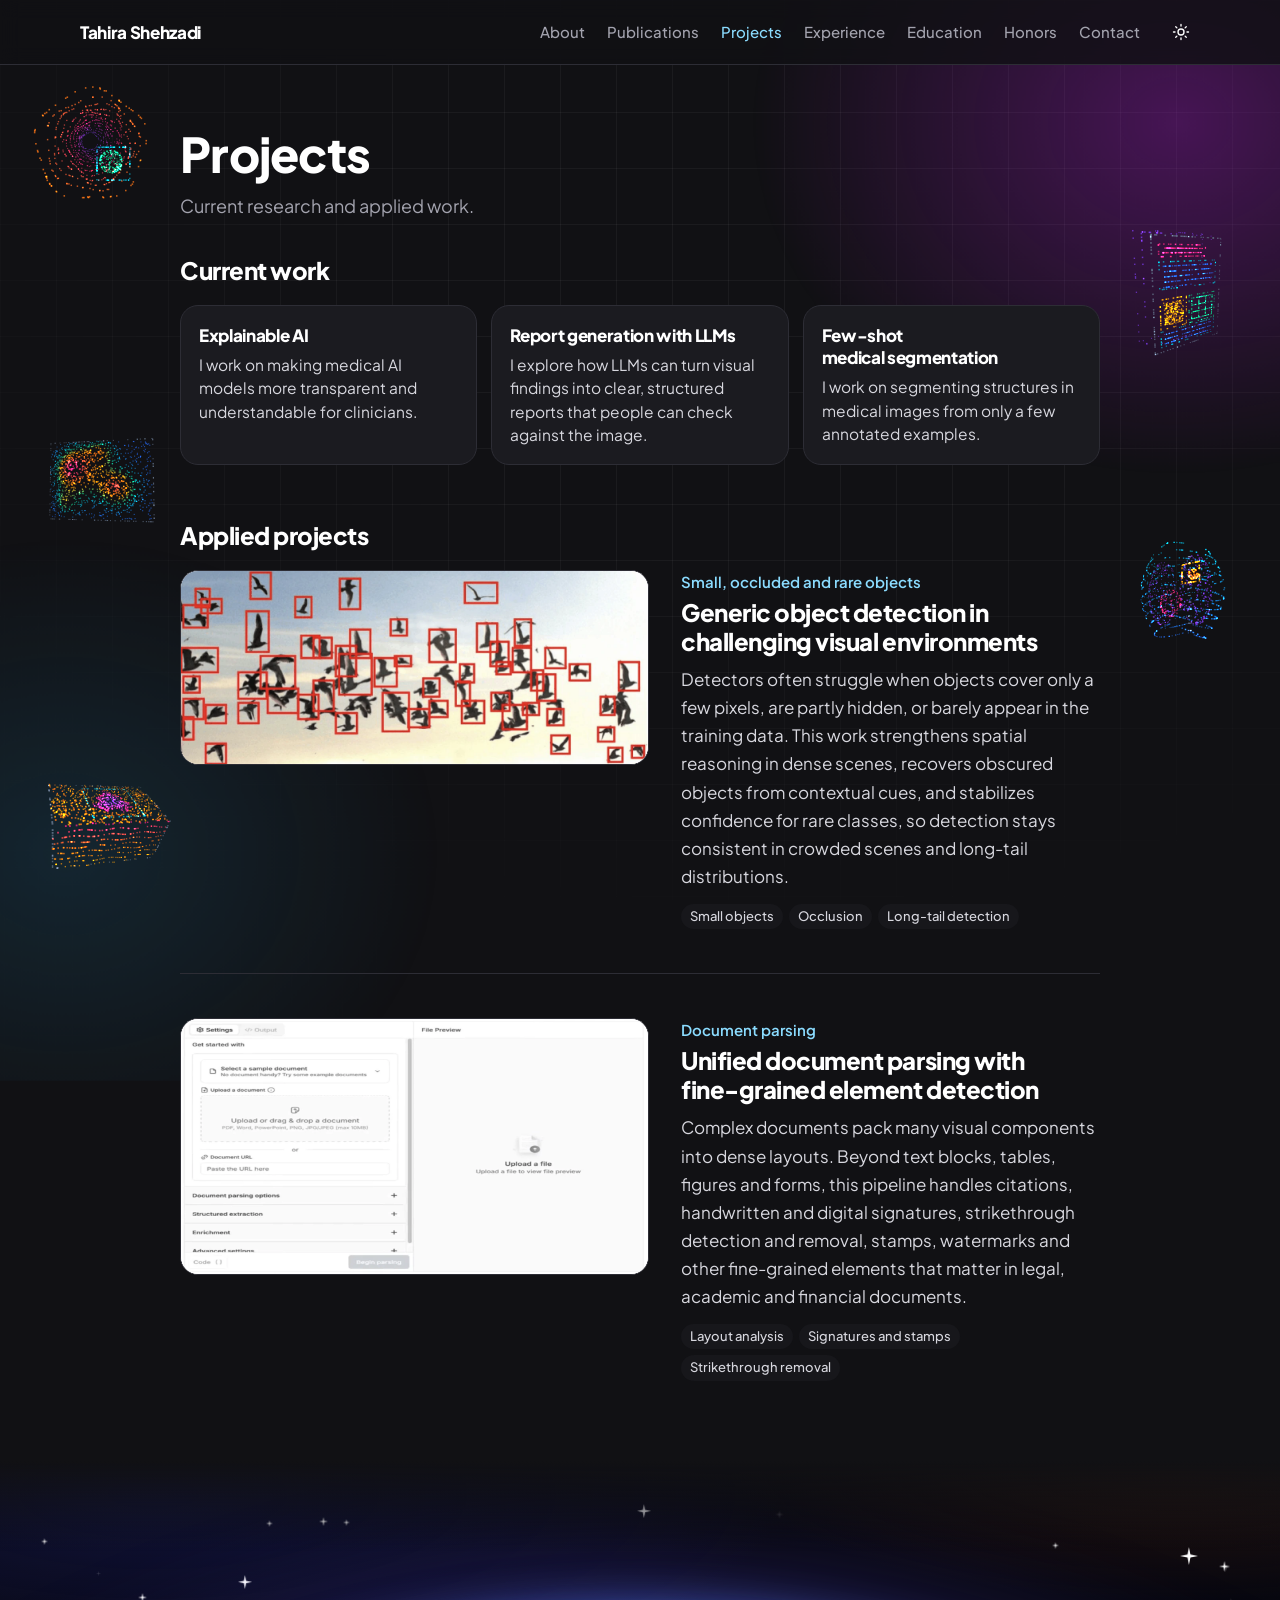
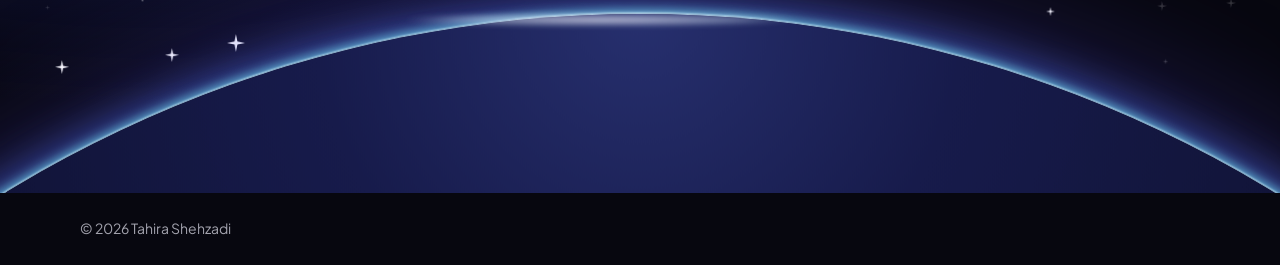
<file: projects.html>
<!DOCTYPE html><html lang="en"><head><meta charset="utf-8"><title>Tahira Shehzadi</title><link rel="canonical" href="index.html#projects"><meta http-equiv="refresh" content="0; url=index.html#projects"></head><body><a href="index.html#projects">Continue to projects</a></body></html>
</file>
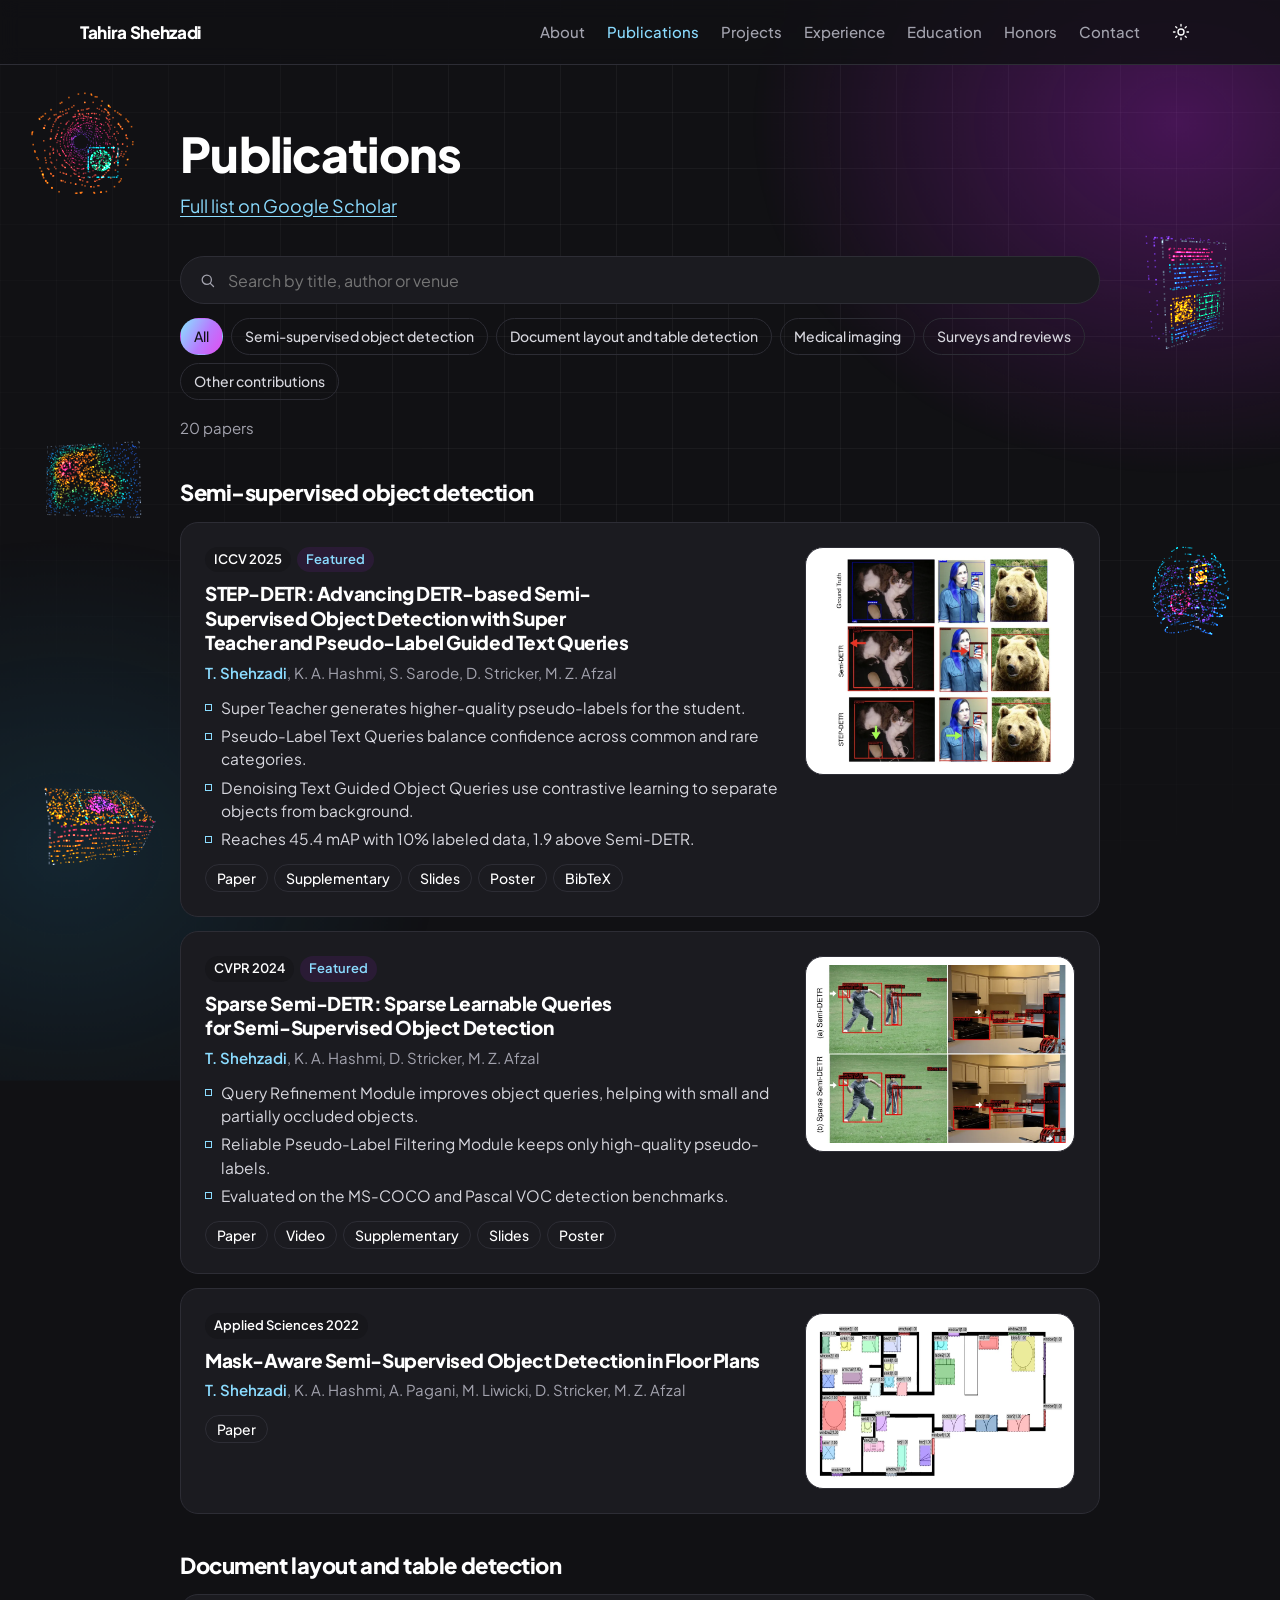
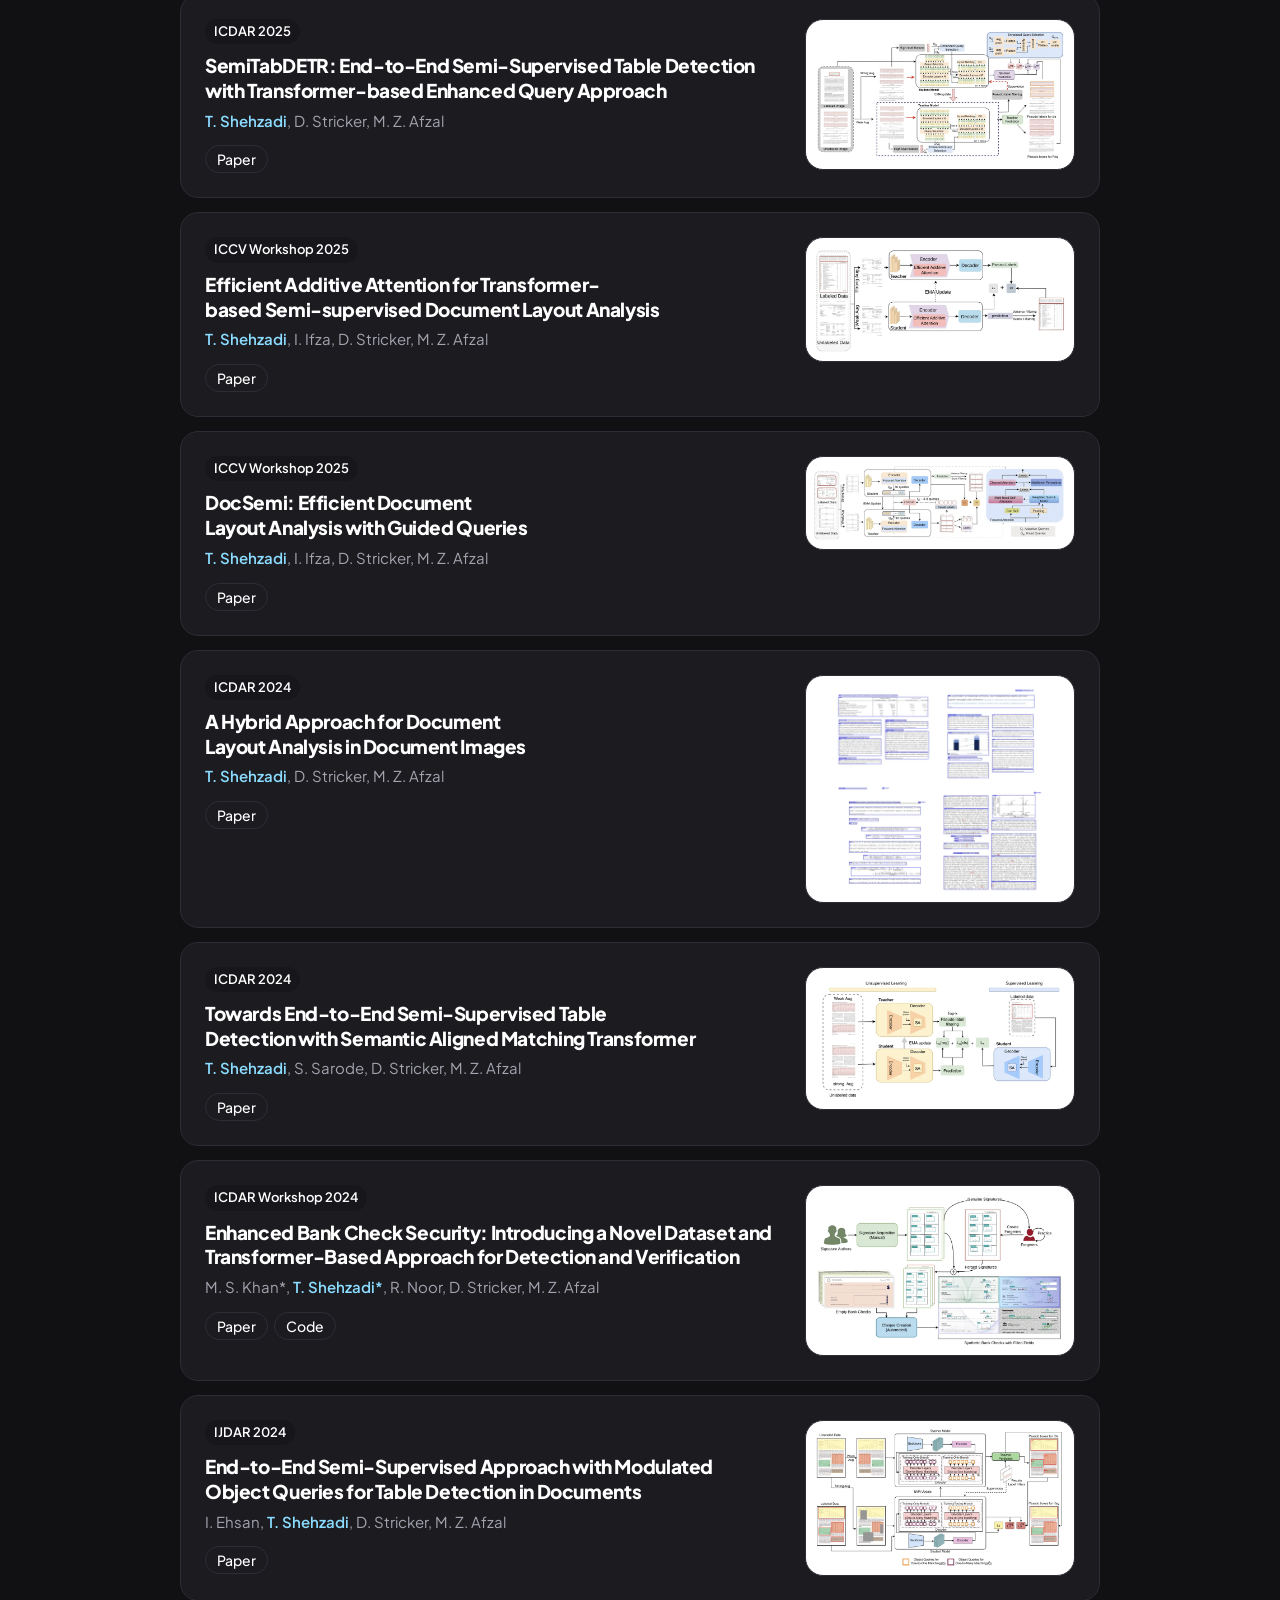
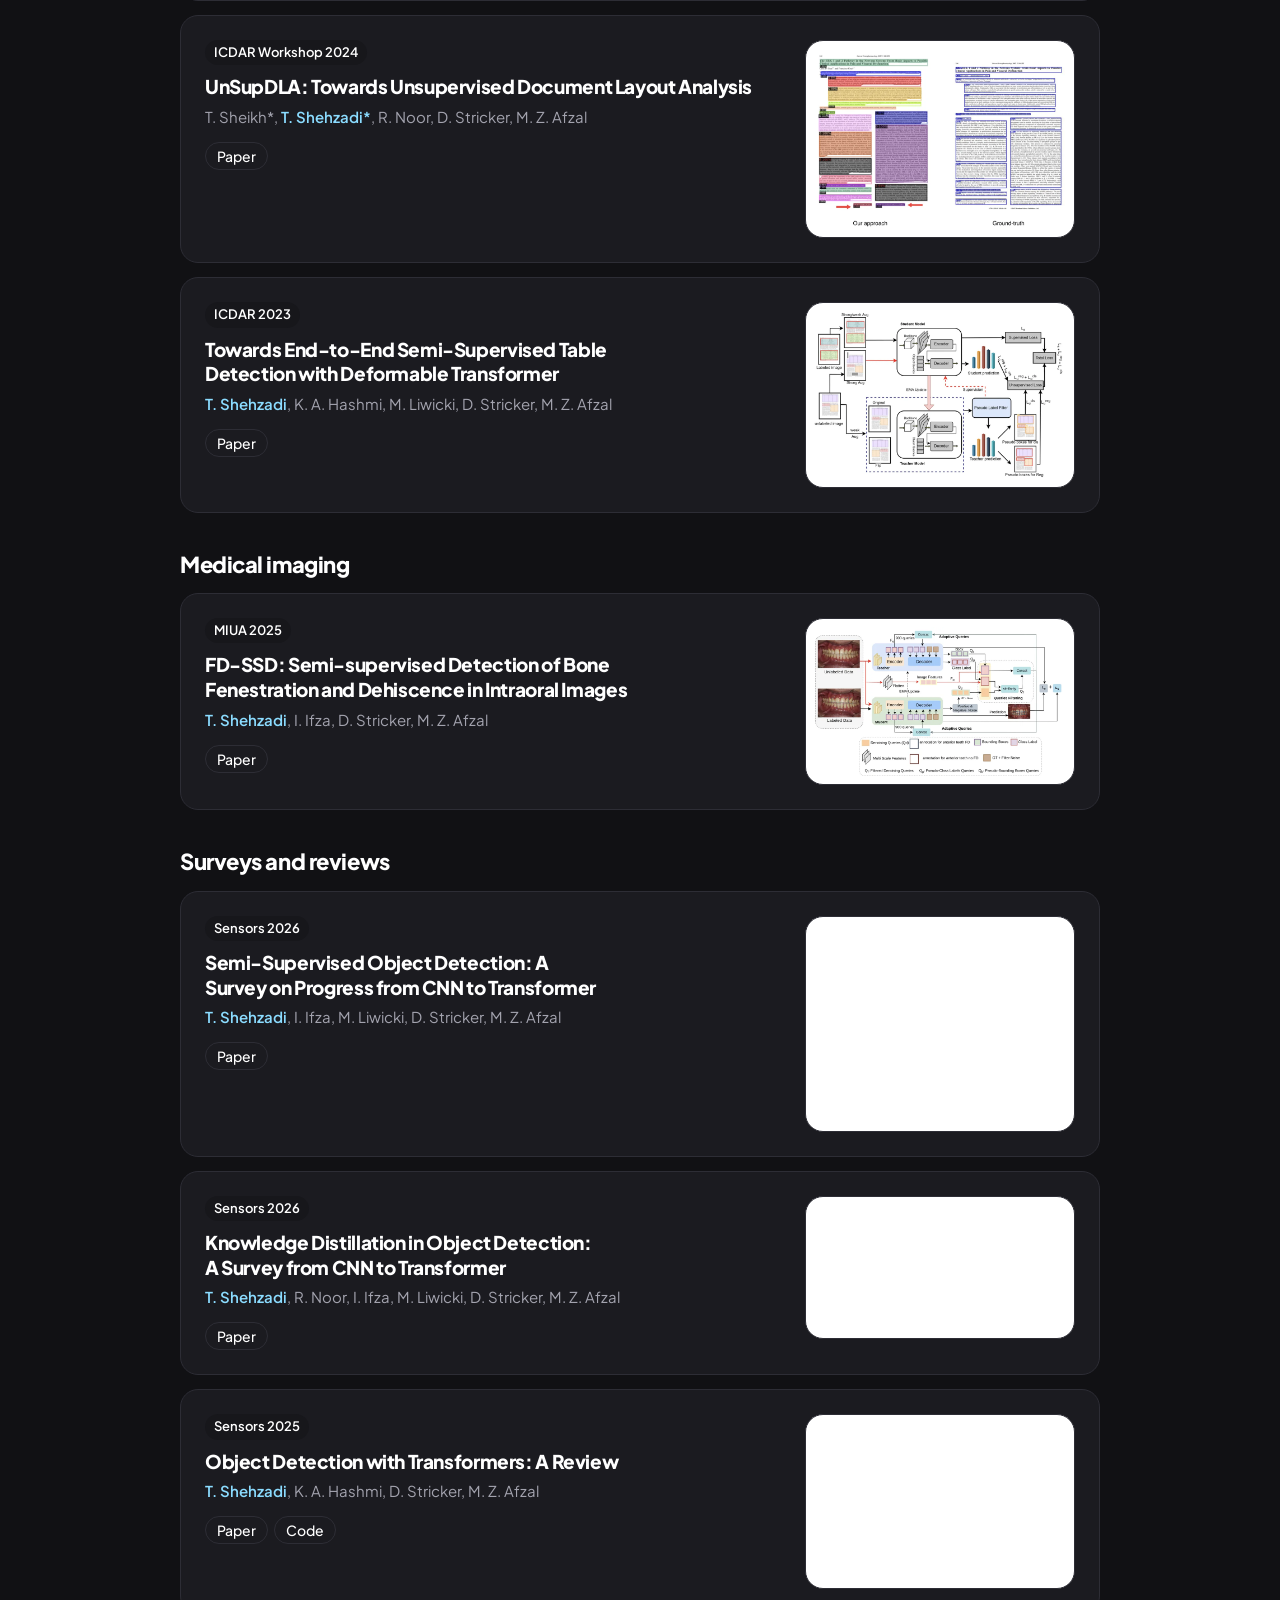
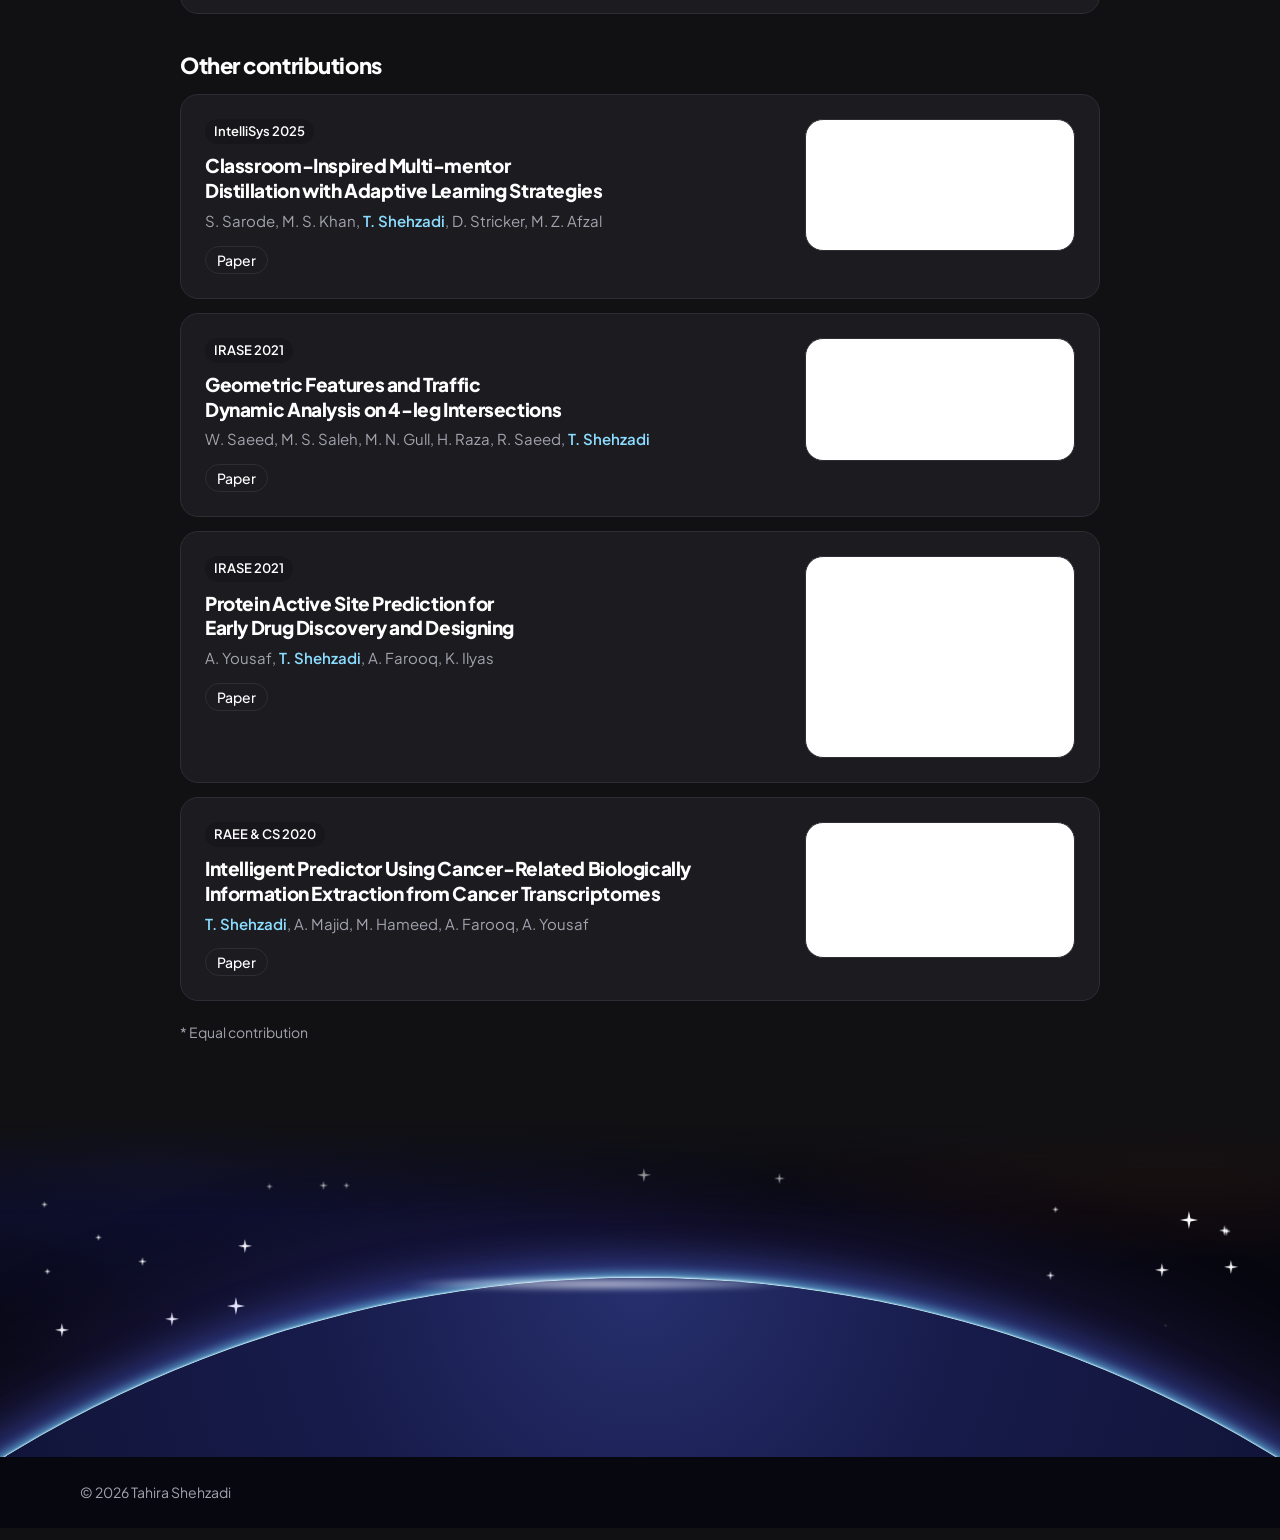
<file: publications.html>
<!DOCTYPE html><html lang="en"><head><meta charset="utf-8"><title>Tahira Shehzadi</title><link rel="canonical" href="index.html#publications"><meta http-equiv="refresh" content="0; url=index.html#publications"></head><body><a href="index.html#publications">Continue to publications</a></body></html>
</file>
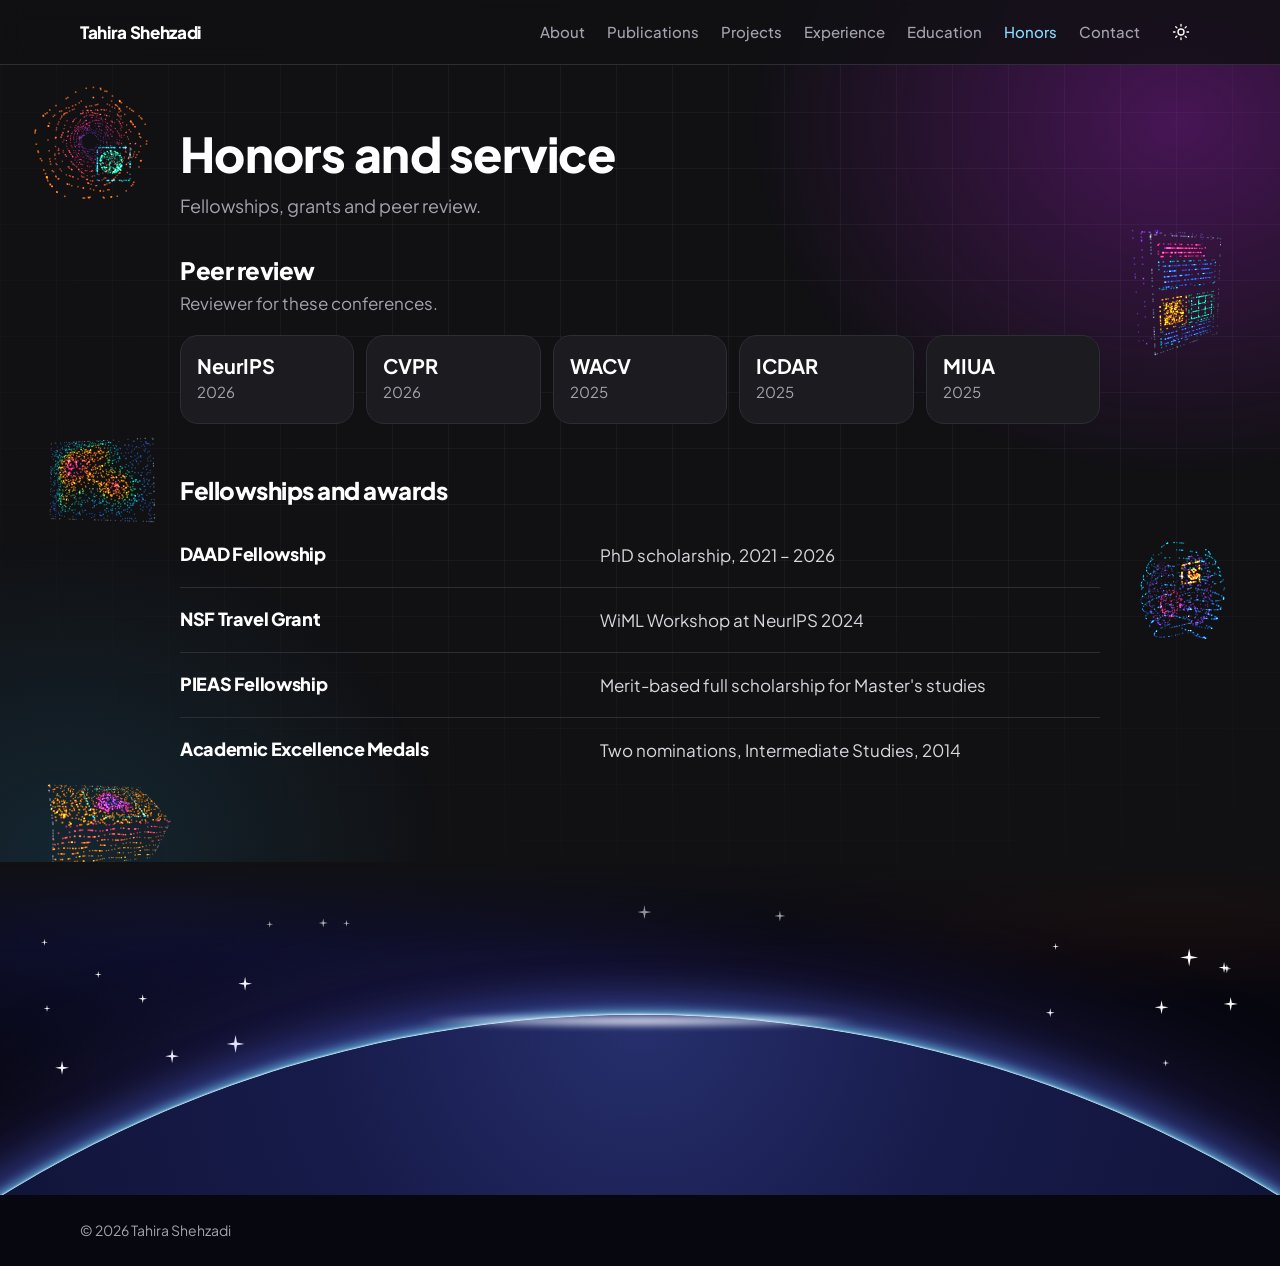
<file: services.html>
<!DOCTYPE html><html lang="en"><head><meta charset="utf-8"><title>Tahira Shehzadi</title><link rel="canonical" href="index.html#honors"><meta http-equiv="refresh" content="0; url=index.html#honors"></head><body><a href="index.html#honors">Continue to honors</a></body></html>
</file>
<file: style.css>
:root {
  --bg: #fff; --soft: #f3f7fa; --card: #fff; --ink: #1f2a3a; --text: #3b4758; --muted: #5a6778;
  --line: #dfe6ed; --accent: #0a7a9f; --accent-soft: #e3f3f8; --on-accent: #fff; --box: #0a7a9f;
  --grad: linear-gradient(120deg, #0a7a9f 5%, #7c3aed 58%, #c026d3 100%); --on-grad: #fff;
  --grid: rgb(15 23 42 / .05); --glow: rgb(175 30 211 / .14); --glow2: rgb(10 122 159 / .1);
  --font: "Plus Jakarta Sans", system-ui, -apple-system, "Segoe UI", sans-serif;
}
.dark {
  --bg: #111114; --soft: #17171b; --card: #1b1b20; --ink: #fff; --text: #d7d7de; --muted: #a3a3ae;
  --line: #2d2d35; --accent: #8bdcff; --accent-soft: #2a1b35; --on-accent: #111114; --box: #8bdcff;
  --grad: linear-gradient(120deg, #8bdcff 5%, #b77bff 55%, #e04ff0 100%); --on-grad: #111114;
  --grid: rgb(255 255 255 / .045); --glow: rgb(175 30 211 / .34); --glow2: rgb(40 150 200 / .16);
  color-scheme: dark;
}
*, *::before, *::after { box-sizing: border-box; }
html { -webkit-text-size-adjust: 100%; scroll-padding-top: 80px; background: var(--bg); }
.bg-cloud { position: fixed; inset: 0; z-index: -1; width: 100%; height: 100%; pointer-events: none; }
body { margin: 0; color: var(--text); font: 400 1.0625rem/1.65 var(--font); }
img { display: block; max-width: 100%; height: auto; }
h1, h2, h3, p, ul, ol, figure { margin: 0; }
ul, ol { padding: 0; list-style: none; }
h1, h2, h3 { color: var(--ink); line-height: 1.2; font-weight: 700; text-wrap: balance; }
h1:focus { outline: none; }
a { color: var(--accent); text-underline-offset: 3px; }
:focus-visible { outline: 2px solid var(--accent); outline-offset: 2px; border-radius: 3px; }
.ico { fill: none; stroke: currentColor; stroke-width: 1.8; stroke-linecap: round; stroke-linejoin: round; flex: none; }
.vh { position: absolute; width: 1px; height: 1px; overflow: hidden; clip-path: inset(50%); }
.wrap { width: min(1120px, 100% - 48px); margin-inline: auto; }
.narrow { width: min(920px, 100% - 48px); }
.skip { position: absolute; left: 12px; top: -60px; z-index: 60; padding: 8px 14px; background: var(--ink); color: var(--bg); border-radius: 6px; }
.skip:focus { top: 12px; }

/* Header */
.top { position: sticky; top: 0; z-index: 40; background: color-mix(in srgb, var(--bg) 90%, transparent); backdrop-filter: blur(10px); border-bottom: 1px solid var(--line); }
.top-in { display: flex; align-items: center; gap: 22px; min-height: 64px; }
.brand { margin-right: auto; color: var(--ink); font-weight: 700; text-decoration: none; }
#nav { display: flex; gap: 22px; }
#nav a { color: var(--muted); font-size: .9375rem; font-weight: 500; text-decoration: none; padding: 6px 0; }
#nav a:hover, #nav a[aria-current] { color: var(--accent); }
.icon-btn { display: grid; place-items: center; width: 38px; height: 38px; border: 0; border-radius: 8px; background: none; color: var(--ink); cursor: pointer; }
.icon-btn:hover { background: var(--soft); }
.menu { display: none; }
.i-sun, .dark .i-moon { display: none; }
.dark .i-sun, .i-moon { display: grid; }

/* Routing */
.js .page { display: none; }
.js .page.on { display: block; }

/* Home */
.hero { position: relative; overflow: hidden; padding: 72px 0 80px; }
.hero-grid { position: relative; display: grid; grid-template-columns: minmax(0, 1fr) 340px; gap: 60px; align-items: start; }
.intro { max-width: 66ch; }
.intro h1 { font-size: clamp(2.6rem, 6vw, 4rem); letter-spacing: -.02em; line-height: 1.05; }
.role { margin-top: 14px; color: var(--ink); font-size: 1.25rem; font-weight: 500; }
.role.sub { margin: 2px 0 26px; color: var(--muted); font-size: 1.0625rem; font-weight: 400; }
.intro > p:not(.role) + p:not(.role) { margin-top: 14px; }
.actions { display: flex; flex-wrap: wrap; gap: 10px; }
.btn { display: inline-flex; align-items: center; gap: 8px; min-height: 44px; padding: 9px 18px; border: 1px solid var(--line); border-radius: 8px; background: var(--card); color: var(--ink); font: 600 .9375rem var(--font); text-decoration: none; cursor: pointer; }
.btn:hover { border-color: var(--accent); color: var(--accent); }
.btn.primary { background: var(--ink); border-color: var(--ink); color: var(--bg); }
.btn.primary:hover { background: var(--accent); border-color: var(--accent); color: var(--on-accent); }
.portrait { position: relative; padding: 10px; background: var(--card); border: 1px solid var(--line); border-radius: 4px; }
.portrait img { width: 100%; aspect-ratio: 1; object-fit: cover; object-position: 50% 22%; }
.portrait::before, .portrait::after, .pub::before, .pub::after { content: ""; position: absolute; width: 22px; height: 22px; border: 2px solid var(--accent); pointer-events: none; }
.portrait::before { left: -5px; top: -5px; border-width: 2px 0 0 2px; }
.portrait::after { right: -5px; bottom: -5px; border-width: 0 2px 2px 0; }
.side { display: grid; gap: 20px; }
.cloud canvas { display: block; width: 100%; aspect-ratio: 340 / 250; }
.cloud figcaption { display: grid; gap: 12px; margin-top: 4px; }
#cloud-copy { min-height: 4.6em; }
#cloud-copy.fresh { animation: copy-in .45s ease-out; }
.cloud-head { display: flex; flex-wrap: wrap; align-items: center; gap: 4px 8px; }
#cloud-title { color: var(--ink); font-size: 1.125rem; line-height: 1.3; }
#cloud-sub { padding: 1px 8px; background: var(--accent-soft); border-radius: 4px; color: var(--accent); font-size: .8125rem; font-weight: 600; }
#cloud-sub[hidden] { display: none; }
#cloud-text { margin-top: 3px; color: var(--muted); font-size: .9375rem; line-height: 1.45; }
.cloud-tabs { display: grid; grid-template-columns: repeat(5, 1fr); gap: 6px; }
.cloud-tabs button { position: relative; height: 24px; padding: 0; border: 0; background: none; cursor: pointer; }
.cloud-tabs button::before, .cloud-tabs i { content: ""; position: absolute; left: 0; right: 0; top: 10px; height: 4px; border-radius: 2px; }
.cloud-tabs button::before { background: var(--tab); opacity: .25; }
.cloud-tabs button:hover::before, .cloud-tabs button[aria-pressed="true"]::before { opacity: .45; }
.cloud-tabs i { background: var(--tab); transform: scaleX(0); transform-origin: left; }
@keyframes copy-in { from { opacity: 0; transform: translateY(5px); } }
.band { position: relative; overflow: hidden; padding: 64px 0 72px; background: color-mix(in srgb, var(--soft) 70%, transparent); }
.band-grid { position: relative; display: grid; grid-template-columns: minmax(0, 1fr) 360px; gap: 56px; }
.band h2 { font-size: 1.75rem; }
.lead { margin-top: 8px; color: var(--muted); font-size: 1.125rem; }
.lead.small { font-size: 1rem; }
.face small { color: var(--muted); font-size: .875rem; }
.recent ol { margin-top: 22px; border-left: 2px solid var(--line); }
.recent li { position: relative; padding: 0 0 18px 18px; }
.recent li:last-child { padding-bottom: 0; }
.recent li::before { content: ""; position: absolute; left: -6px; top: 7px; width: 10px; height: 10px; border: 2px solid var(--accent); background: var(--soft); }
.recent time { color: var(--accent); font-size: .875rem; font-weight: 600; }
.recent p { color: var(--text); font-size: .9688rem; line-height: 1.5; }
.recent strong { color: var(--ink); }

.connect-grid { display: grid; grid-template-columns: repeat(2, minmax(0, 1fr)); gap: 12px; margin-top: 24px; }
.connect-grid article { display: flex; flex-direction: column; align-items: flex-start; padding: 14px 16px; background: var(--accent-soft); border-left: 3px solid var(--accent); }
.connect-grid + p { margin-top: 24px; }
.connect-grid h2 { font-size: 1.0625rem; line-height: 1.3; }
.connect-grid p { margin: 4px 0 8px; color: var(--text); font-size: .9063rem; line-height: 1.4; }
.connect-grid a { margin-top: auto; font-size: .9063rem; font-weight: 600; }

/* Inner pages */
.page > .wrap { padding-block: 60px 80px; }
.page-head { margin-bottom: 36px; }
.page-head h1 { font-size: clamp(2.2rem, 5vw, 3rem); letter-spacing: -.015em; }
.search { display: flex; align-items: center; gap: 10px; padding: 0 14px; border: 1px solid var(--line); border-radius: 8px; background: var(--card); color: var(--muted); }
.search:focus-within { border-color: var(--accent); box-shadow: 0 0 0 1px var(--accent); }
.search input { flex: 1; min-width: 0; height: 46px; border: 0; outline: 0; background: none; color: var(--ink); font: inherit; font-size: 1rem; }
.filters { display: flex; flex-wrap: wrap; gap: 8px; margin-top: 14px; }
.filter { padding: 6px 13px; border: 1px solid var(--line); border-radius: 999px; color: var(--text); font-size: .875rem; font-weight: 500; text-decoration: none; }
.filter:hover { border-color: var(--accent); color: var(--accent); }
.filter[aria-current] { background: var(--ink); border-color: var(--ink); color: var(--bg); }
.count { margin-top: 16px; color: var(--muted); font-size: .9375rem; }
.pub-group { margin-top: 38px; }
.pub-group > h2 { margin-bottom: 16px; font-size: 1.375rem; }
.pub { position: relative; display: grid; grid-template-columns: minmax(0, 1fr) 270px; gap: 26px; padding: 22px; margin-bottom: 14px; background: var(--card); border: 1px solid var(--line); border-radius: 4px; }
.pub::before { left: -1px; top: -1px; border-width: 2px 0 0 2px; opacity: 0; }
.pub::after { right: -1px; bottom: -1px; border-width: 0 2px 2px 0; opacity: 0; }
.pub:hover::before, .pub:hover::after, .pub:focus-within::before, .pub:focus-within::after, .pub.featured::before, .pub.featured::after { opacity: 1; }
.badges { display: flex; flex-wrap: wrap; gap: 6px; margin-bottom: 9px; }
.badge { padding: 2px 9px; background: var(--soft); border-radius: 4px; color: var(--ink); font-size: .8125rem; font-weight: 600; }
.badge.strong { background: var(--accent-soft); color: var(--accent); }
.pub h3 { font-size: 1.1875rem; line-height: 1.3; }
.authors { margin-top: 7px; color: var(--muted); font-size: .9375rem; line-height: 1.45; }
.authors strong { color: var(--accent); font-weight: 600; }
.points { margin-top: 12px; font-size: .9688rem; line-height: 1.5; }
.points li { position: relative; padding-left: 16px; margin-top: 5px; }
.points li::before { content: ""; position: absolute; left: 0; top: .55em; width: 7px; height: 7px; border: 1.5px solid var(--accent); }
.links { display: flex; flex-wrap: wrap; gap: 6px; margin-top: 14px; }
.chip-link { padding: 4px 11px; border: 1px solid var(--line); border-radius: 6px; background: none; color: var(--ink); font: 500 .875rem var(--font); text-decoration: none; cursor: pointer; }
.chip-link:hover { border-color: var(--accent); color: var(--accent); }
.teaser { display: grid; place-items: center; padding: 8px; background: #fff; border: 1px solid var(--line); border-radius: 3px; align-self: start; }
.teaser img { width: 100%; max-height: 210px; object-fit: contain; }
.empty { margin-top: 28px; padding: 26px; border: 1px dashed var(--line); text-align: center; }
.note { margin-top: 20px; color: var(--muted); font-size: .875rem; }
.proj-part + .proj-part { margin-top: 56px; }
.proj-part > h2 { margin-bottom: 20px; font-size: 1.5rem; }
.work-grid { display: grid; grid-template-columns: repeat(3, minmax(0, 1fr)); gap: 14px; }
.work-grid article { padding: 18px; background: var(--soft); border-top: 2px solid var(--accent); }
.work-grid h3 { margin-bottom: 7px; font-size: 1.0625rem; line-height: 1.3; }
.work-grid p { font-size: .9688rem; line-height: 1.5; }
.thesis { padding: 24px; border: 1px solid var(--line); border-radius: 4px; background: var(--card); }
.thesis h3 { margin: 3px 0 9px; font-size: 1.3125rem; }
.thesis > p:not(.meta) { max-width: 72ch; }
.thesis dl { display: grid; gap: 8px; margin: 18px 0 0; }
.thesis dl div { display: grid; grid-template-columns: 76px minmax(0, 1fr); gap: 12px; }
.thesis dt { color: var(--ink); font-weight: 600; }
.thesis dd { margin: 0; overflow-wrap: anywhere; }
.project { display: grid; grid-template-columns: minmax(0, 1.12fr) minmax(0, 1fr); gap: 32px; align-items: start; padding-bottom: 44px; margin-bottom: 44px; border-bottom: 1px solid var(--line); }
.project:last-child { border: 0; margin: 0; padding: 0; }
.media { background: #fff; border: 1px solid var(--line); border-radius: 4px; overflow: hidden; }
.media img { width: 100%; }
.meta { color: var(--accent); font-size: .9375rem; font-weight: 600; }
.project h2 { margin: 3px 0 10px; font-size: 1.5rem; }
.project p:not(.meta):not(.tags) { max-width: 72ch; }
.tags { display: flex; flex-wrap: wrap; gap: 6px; margin-top: 14px; }
.tags span { padding: 2px 9px; background: var(--soft); border-radius: 4px; color: var(--text); font-size: .8125rem; font-weight: 500; }
.entry { display: grid; grid-template-columns: 92px minmax(0, 1fr); gap: 24px; padding: 28px 0; border-top: 1px solid var(--line); }
.entry:first-child { border-top: 0; padding-top: 0; }
.logo { display: grid; place-items: center; width: 92px; height: 64px; padding: 8px; background: #fff; border: 1px solid var(--line); border-radius: 4px; }
.logo img { max-height: 46px; width: auto; object-fit: contain; }
.entry-top { display: flex; justify-content: space-between; gap: 24px; margin-bottom: 4px; }
.entry h2 { font-size: 1.3125rem; }
.org { color: var(--text); font-weight: 500; }
.when { flex: none; color: var(--muted); font-size: .9063rem; line-height: 1.45; text-align: right; }
.honors li { display: grid; grid-template-columns: minmax(0, 1fr) minmax(0, 1.25fr); gap: 20px; padding: 18px 0; border-top: 1px solid var(--line); }
.honors li:first-child { border-top: 0; }
.honors h3 { font-size: 1.125rem; line-height: 1.45; }
.hon-part + .hon-part { margin-top: 52px; }
.hon-part > h2 { font-size: 1.5rem; }
.hon-note { margin-top: 4px; color: var(--muted); }
.hon-part .honors, .venues { margin-top: 18px; }
.venues { display: grid; grid-template-columns: repeat(5, minmax(0, 1fr)); gap: 12px; }
.venues li { display: grid; gap: 2px; padding: 18px 16px; background: var(--soft); border-top: 2px solid var(--accent); }
.venues strong { color: var(--ink); font-size: 1.25rem; line-height: 1.2; }
.venues span { color: var(--muted); font-size: .9375rem; }
.contacts { display: grid; grid-template-columns: repeat(2, 1fr); gap: 12px; }
.contact { display: flex; align-items: center; gap: 14px; min-width: 0; padding: 16px 18px; background: var(--card); border: 1px solid var(--line); border-radius: 6px; color: var(--accent); text-decoration: none; }
a.contact:hover { border-color: var(--accent); }
.contact > span { display: grid; min-width: 0; flex: 1; }
.contact strong { color: var(--ink); }
.contact small { overflow-wrap: anywhere; color: var(--muted); font-size: .9063rem; }
.mailbox { grid-column: 1 / -1; }
.foot { padding: 24px 0; border-top: 1px solid var(--line); color: var(--muted); font-size: .875rem; }
dialog { width: min(680px, calc(100% - 32px)); padding: 22px; background: var(--card); border: 1px solid var(--line); border-radius: 8px; color: var(--text); }
dialog::backdrop { background: rgb(10 18 30 / .55); }
.dlg-head { display: flex; justify-content: space-between; align-items: center; margin-bottom: 12px; }
.dlg-head h2 { font-size: 1.25rem; }
pre { overflow: auto; max-height: 50vh; padding: 14px; margin: 0 0 14px; background: var(--soft); border-radius: 6px; font-size: .8125rem; line-height: 1.5; }

@media (max-width: 1000px) {
  .menu { display: grid; order: 3; }
  #nav { display: none; position: absolute; left: 0; right: 0; top: 100%; flex-direction: column; gap: 0; padding: 8px 24px 14px; background: var(--bg); border-bottom: 1px solid var(--line); }
  #nav.open { display: flex; }
  #nav a { padding: 10px 0; font-size: 1rem; }
  .band-grid { grid-template-columns: 1fr; gap: 44px; }
}
@media (max-width: 760px) {
  .wrap, .narrow { width: calc(100% - 36px); }
  .hero { padding: 40px 0 52px; }
  .hero-grid { grid-template-columns: 1fr; gap: 34px; }
  .side { display: contents; }
  .portrait { order: -1; width: min(220px, 62%); }
  .cloud { width: 100%; max-width: 420px; }
  .pub { grid-template-columns: 1fr; padding: 18px; }
  .teaser { order: -1; }
  .entry { grid-template-columns: 1fr; gap: 12px; }
  .entry-top { flex-direction: column; gap: 4px; }
  .when { text-align: left; }
  .honors li { grid-template-columns: 1fr; gap: 2px; }
  .contacts { grid-template-columns: 1fr; }
  .connect-grid { grid-template-columns: 1fr; }
  .project { grid-template-columns: 1fr; gap: 18px; }
  .work-grid { grid-template-columns: 1fr; }
  .thesis { padding: 18px; }
  .venues { grid-template-columns: repeat(2, minmax(0, 1fr)); }
}
@media (max-width: 520px) { .flips { grid-template-columns: 1fr; } .actions .btn { flex: 1 1 calc(50% - 5px); justify-content: center; padding-inline: 8px; } }
@media (prefers-reduced-motion: reduce) {
  #cloud-copy.fresh { animation: none; }
}

/* Bold theme */
h1, h2, h3, .brand { font-weight: 800; letter-spacing: -.02em; }
.grad { background: var(--grad); -webkit-background-clip: text; background-clip: text; color: transparent; }
.top { background: color-mix(in srgb, var(--bg) 82%, transparent); }
body::before { content: ""; position: fixed; inset: 0; z-index: -2; background-image: linear-gradient(var(--grid) 1px, transparent 1px), linear-gradient(90deg, var(--grid) 1px, transparent 1px); background-size: 56px 56px; -webkit-mask-image: radial-gradient(90% 90% at 60% 30%, #000 35%, transparent 85%); mask-image: radial-gradient(90% 90% at 60% 30%, #000 35%, transparent 85%); pointer-events: none; }
body::after { content: ""; position: fixed; inset: -20%; z-index: -2; background: radial-gradient(34% 40% at 80% 24%, var(--glow), transparent 70%), radial-gradient(30% 36% at 18% 82%, var(--glow2), transparent 70%); animation: hero-glow 20s ease-in-out infinite alternate; pointer-events: none; }
@keyframes hero-glow { to { transform: translate(-4%, 3%) scale(1.06); } }
.hero-grid { z-index: 1; }
.intro h1 { font-size: clamp(2.8rem, 6vw, 4.9rem); letter-spacing: -.04em; }
.btn { border-radius: 999px; }
.btn.primary, .btn.primary:hover { background: var(--grad); border-color: transparent; color: var(--on-grad); }
.btn.primary:hover { filter: brightness(1.08); }
.pills { display: flex; flex-wrap: wrap; gap: 8px; margin-top: 22px; }
.pills li { padding: 6px 14px; border: 1px solid var(--line); border-radius: 999px; background: color-mix(in srgb, var(--card) 70%, transparent); color: var(--text); font-size: .875rem; font-weight: 500; }
.connect-grid article { padding: 16px 18px; background: var(--card); border: 1px solid var(--line); border-radius: 18px; }
.portrait { padding: 8px; border-radius: 26px; box-shadow: 0 24px 60px rgb(0 0 0 / .22); }
.portrait img { border-radius: 19px; }
.portrait::before, .portrait::after, .pub::before, .pub::after { display: none; }
.cloud { position: relative; isolation: isolate; }
.cloud-card { padding: 14px 16px 12px; background: var(--card); border: 1px solid var(--line); border-radius: 26px; }
.cloud::before, .cloud::after { content: ""; position: absolute; inset: 0; z-index: -1; border-radius: 26px; transform-origin: 20% 100%; }
.cloud::before { background: linear-gradient(160deg, #8bdcff, #2f7fd6); opacity: .55; transform: rotate(3deg); }
.cloud::after { background: linear-gradient(160deg, #e04ff0, #7c3aed); opacity: .5; transform: rotate(6deg); z-index: -2; }
.cloud-tabs button::before, .cloud-tabs i { border-radius: 999px; }
#cloud-sub { border-radius: 999px; padding-inline: 10px; }
.contact, .pub, .thesis, .work-grid article, .venues li, .media, .teaser, .empty { border-radius: 18px; }
.work-grid article, .venues li { border: 1px solid var(--line); background: var(--card); }
.pub { padding: 24px; }
.pub:hover, .pub:focus-within, a.contact:hover { border-color: color-mix(in srgb, var(--accent) 65%, var(--line)); }
.teaser { overflow: hidden; }
.badge, .tags span, .chip-link { border-radius: 999px; }
.filter[aria-current] { background: var(--grad); border-color: transparent; color: var(--on-grad); }
.logo { border-radius: 14px; }
.search { border-radius: 999px; padding-inline: 18px; }
dialog { border-radius: 20px; }
@media (max-width: 760px) { .cloud::before { transform: rotate(1.5deg); } .cloud::after { transform: rotate(3deg); } .portrait { width: min(230px, 66%); } }
@media (prefers-reduced-motion: reduce) { body::after, .stars i, .planet, .planet::before { animation: none; } }

/* Home publications */
.pills { margin: -8px 0 22px; }
.sel-head { display: flex; align-items: baseline; justify-content: space-between; gap: 16px; margin-bottom: 18px; }
.sel-head a { font-weight: 600; font-size: .9375rem; }
.sel-list { display: grid; gap: 12px; }
.sel { display: grid; grid-template-columns: 148px minmax(0, 1fr); gap: 18px; align-items: center; padding: 14px; background: var(--card); border: 1px solid var(--line); border-radius: 18px; }
.sel:hover { border-color: color-mix(in srgb, var(--accent) 65%, var(--line)); }
.sel-img { display: grid; place-items: center; height: 96px; padding: 5px; background: #fff; border-radius: 11px; overflow: hidden; }
.sel-img img { width: 100%; height: 100%; object-fit: contain; }
.sel h3 { margin-top: 7px; font-size: 1rem; line-height: 1.32; letter-spacing: -.01em; }
.sel h3 a { color: var(--ink); text-decoration: none; }
.sel h3 a:hover { color: var(--accent); }
.sel p { margin-top: 4px; color: var(--muted); font-size: .8438rem; line-height: 1.4; }
.sel p strong { color: var(--accent); font-weight: 600; }
.sel-topics { margin-top: 16px; }
@media (max-width: 520px) { .sel { grid-template-columns: 1fr; } .sel-img { height: 140px; } }

/* Galaxy ending */
.galaxy { position: relative; overflow: hidden; height: clamp(240px, 26vw, 340px); background: radial-gradient(70% 90% at 12% 10%, #101237, transparent 70%), radial-gradient(50% 60% at 92% 0%, #24130f, transparent 70%), #07070f; color: #d9d9e3; }
.galaxy::before { content: ""; position: absolute; inset: 0 0 auto; z-index: 1; height: 90px; background: linear-gradient(var(--bg), transparent); pointer-events: none; }
.stars { position: absolute; inset: 0; }
.stars i { position: absolute; width: var(--s); height: var(--s); background: #fff; clip-path: polygon(50% 0, 58% 42%, 100% 50%, 58% 58%, 50% 100%, 42% 58%, 0 50%, 42% 42%); animation: twinkle var(--t) ease-in-out var(--d) infinite alternate; }
@keyframes twinkle { from { opacity: .18; transform: scale(.72) rotate(0); } to { opacity: .95; transform: scale(1.08) rotate(24deg); } }
.planet { position: absolute; left: 50%; top: 46%; width: max(1500px, 190vw); aspect-ratio: 1; margin-left: calc(max(1500px, 190vw) / -2); border-radius: 50%; background: radial-gradient(circle at 50% 0, #27306e 0, #171b4a 12%, #0d0f2c 34%); box-shadow: 0 -1px 2px #d9f7ff, 0 -3px 12px rgb(112 214 235 / .85), 0 -12px 42px rgb(88 124 255 / .5), 0 -40px 120px rgb(92 80 230 / .28); animation: planet-breathe 9s ease-in-out infinite alternate; }
.planet::before { content: ""; position: absolute; left: 50%; top: -2px; width: 24%; height: 16px; margin-left: -12%; border-radius: 50%; background: radial-gradient(50% 50% at 50% 50%, #f4eef8, rgb(205 225 245 / .55) 55%, transparent 76%); filter: blur(3px); animation: rim-sweep 12s ease-in-out infinite alternate; }
@keyframes planet-breathe { to { filter: brightness(1.22); transform: translateY(-8px); } }
@keyframes rim-sweep { from { transform: translateX(-7%) scaleX(.9); opacity: .78; } to { transform: translateX(7%) scaleX(1.06); opacity: 1; } }
.galaxy-copy { position: relative; z-index: 1; padding-top: clamp(56px, 8vw, 96px); text-align: center; }
.galaxy h2 { color: #d9d9e3; font-size: clamp(2rem, 5vw, 3.75rem); font-weight: 500; line-height: 1.14; letter-spacing: -.02em; }
.galaxy h2 a { color: #fff; font-weight: 800; text-underline-offset: 7px; text-decoration-thickness: 2px; }
.galaxy h2 a span { color: #a99bff; font-weight: 600; }
.foot { border-top: 0; background: #07070f; color: #a3a3ae; }

/* Topic pages */
.topic-grid { display: grid; grid-template-columns: repeat(2, minmax(0, 1fr)); gap: 14px; }
.topic-grid article { padding: 20px; background: var(--card); border: 1px solid var(--line); border-radius: 18px; }
.topic-grid h2 { margin-bottom: 7px; font-size: 1.125rem; line-height: 1.3; }
.topic-grid p { color: var(--text); font-size: .9688rem; line-height: 1.5; }
.topic-cta { margin-top: 26px; }
@media (max-width: 760px) { .topic-grid { grid-template-columns: 1fr; } }

/* Researcher profile layout */
.profile-grid { position: relative; z-index: 1; display: grid; grid-template-columns: 280px minmax(0, 1fr); gap: 60px; align-items: start; }
.profile { position: sticky; top: 92px; display: grid; justify-items: start; min-width: 0; }
.avatar { width: 100%; aspect-ratio: 1; object-fit: cover; object-position: 50% 22%; border: 1px solid var(--line); border-radius: 22px; margin-bottom: 22px; }
.profile h1 { font-size: 2.125rem; line-height: 1.1; letter-spacing: -.02em; }
.p-role { margin-top: 8px; color: var(--ink); font-size: 1.125rem; font-weight: 600; }
.p-org { margin-top: 3px; color: var(--muted); font-size: .9688rem; line-height: 1.4; }
.p-meta { display: grid; gap: 8px; margin-top: 18px; font-size: .9375rem; }
.p-meta li { display: flex; align-items: center; gap: 9px; min-width: 0; color: var(--text); }
.p-meta .ico { color: var(--accent); }
.p-meta a { overflow-wrap: anywhere; }
.p-icons { display: flex; gap: 8px; margin-top: 18px; }
.p-icons a { display: grid; place-items: center; width: 40px; height: 40px; border: 1px solid var(--line); border-radius: 50%; color: var(--ink); background: color-mix(in srgb, var(--card) 70%, transparent); }
.p-icons a:hover { border-color: var(--accent); color: var(--accent); }
.p-actions { display: flex; flex-wrap: wrap; gap: 8px; margin-top: 20px; }
.p-actions .btn { min-height: 40px; padding: 7px 16px; font-size: .9063rem; }
.profile-main { display: grid; gap: 44px; min-width: 0; }
.block > h2, .block .sel-head h2 { margin-bottom: 14px; font-size: 1.5rem; }
.block > p + p { margin-top: 13px; }
.profile-main .connect-grid { margin-top: -14px; }
.interests { display: grid; grid-template-columns: minmax(0, 1fr) 330px; gap: 28px; align-items: start; }
.int-list { display: grid; gap: 9px; }
.int-list li { position: relative; padding-left: 18px; color: var(--text); }
.int-list li::before { content: ""; position: absolute; left: 0; top: .62em; width: 7px; height: 7px; border-radius: 50%; background: var(--accent); }
.recent ol { margin-top: 4px; }
.recent li::before { background: var(--bg); }
@media (max-width: 1100px) { .interests { grid-template-columns: 1fr; } .cloud { max-width: 420px; } }
@media (max-width: 860px) {
  .profile-grid { grid-template-columns: 1fr; gap: 40px; }
  .profile { position: static; justify-items: center; text-align: center; }
  .avatar { width: min(220px, 62%); }
  .p-meta li, .p-icons, .p-actions { justify-content: center; }
}

/* Senior profile */
.p-focus { margin-top: 6px; color: var(--accent); font-size: .9375rem; font-weight: 600; line-height: 1.35; }
.agenda { display: grid; grid-template-columns: repeat(3, minmax(0, 1fr)); gap: 12px; }
.agenda article { padding: 18px; background: var(--card); border: 1px solid var(--line); border-top: 2px solid var(--accent); border-radius: 18px; }
.agenda h3 { margin-bottom: 6px; font-size: 1.0625rem; line-height: 1.3; }
.agenda p { color: var(--text); font-size: .9375rem; line-height: 1.5; }
.lead-list { display: grid; }
.lead-list li { display: grid; grid-template-columns: 190px minmax(0, 1fr); gap: 18px; padding: 13px 0; border-top: 1px solid var(--line); }
.lead-list li:first-child { border-top: 0; padding-top: 0; }
.lead-list strong { color: var(--ink); font-weight: 600; }
@media (max-width: 1100px) { .agenda { grid-template-columns: 1fr; } }
@media (max-width: 560px) { .lead-list li { grid-template-columns: 1fr; gap: 2px; } }

/* News list */
.news-more { display: none; margin-top: 18px; min-height: 38px; padding: 6px 16px; font-size: .9063rem; }
.js .news-more { display: inline-flex; }
.js #news:not(.all) li:nth-child(n+7) { display: none; }
</file>
